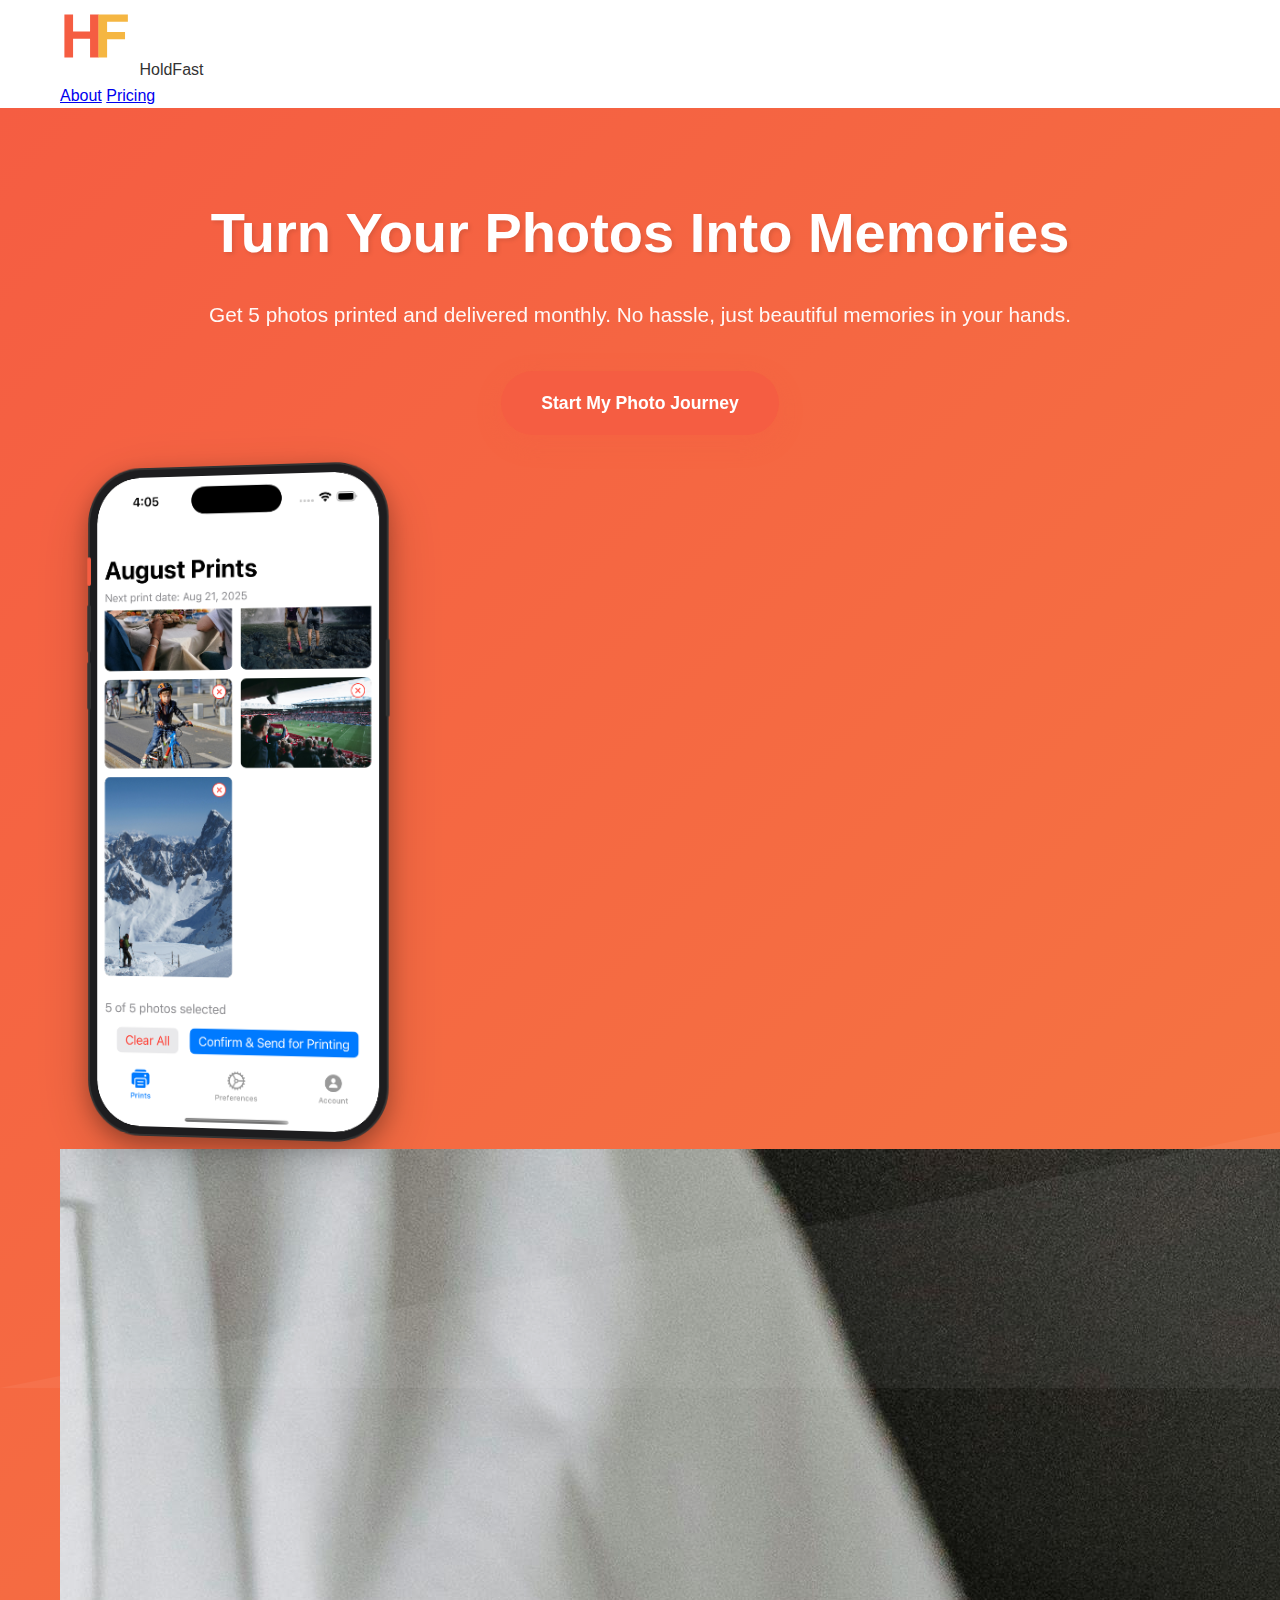
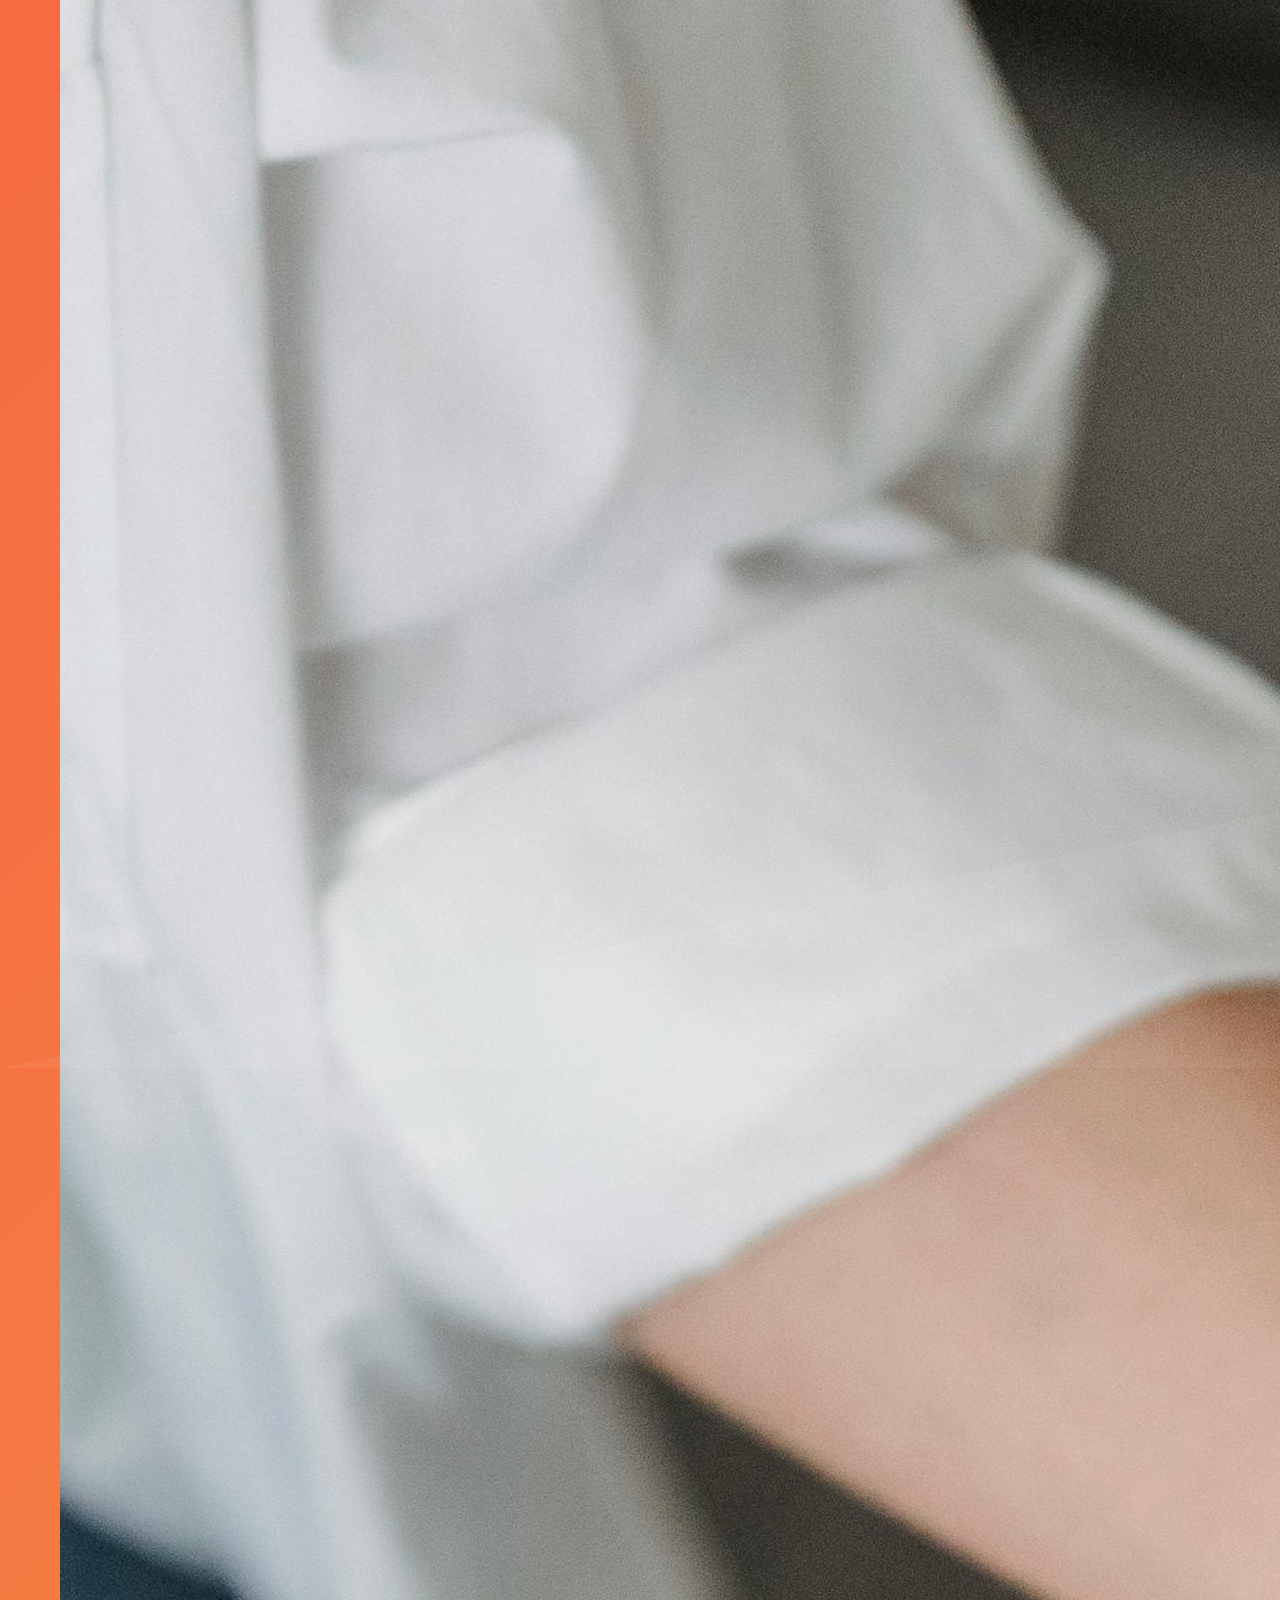
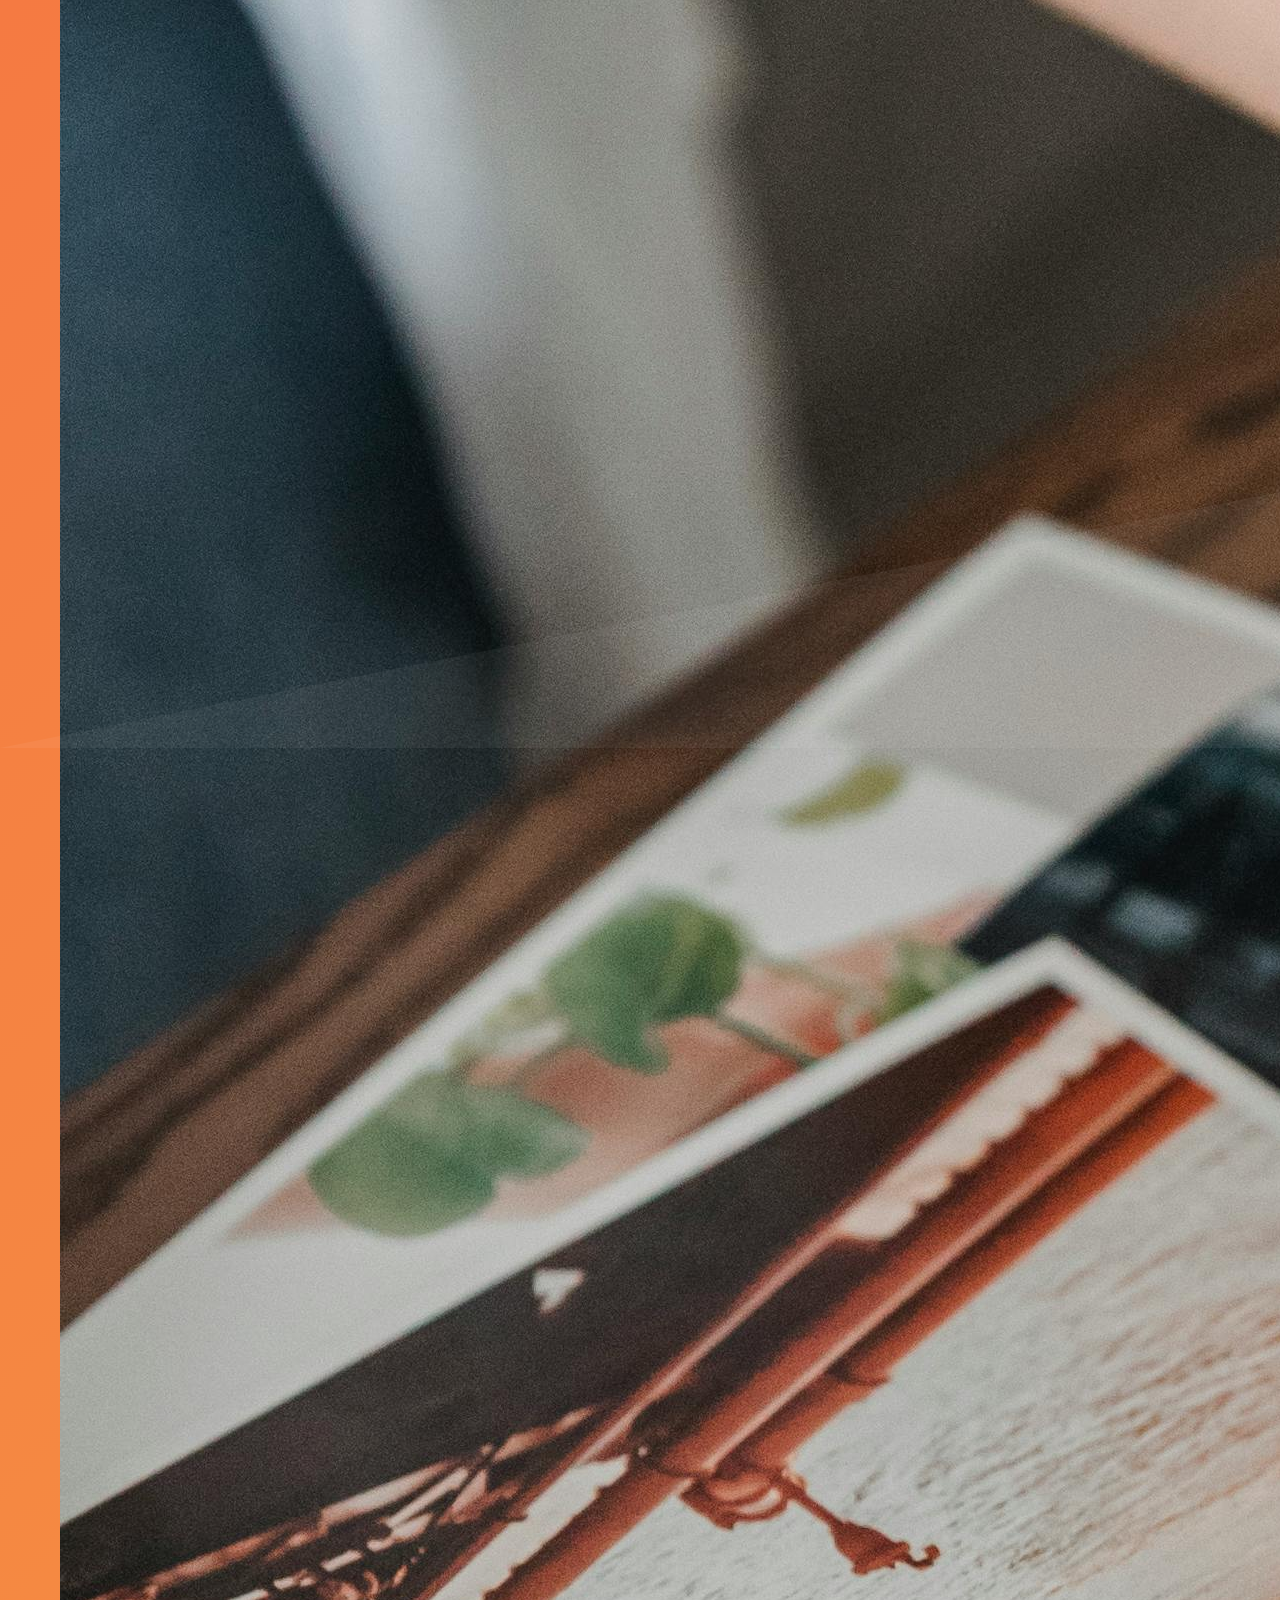
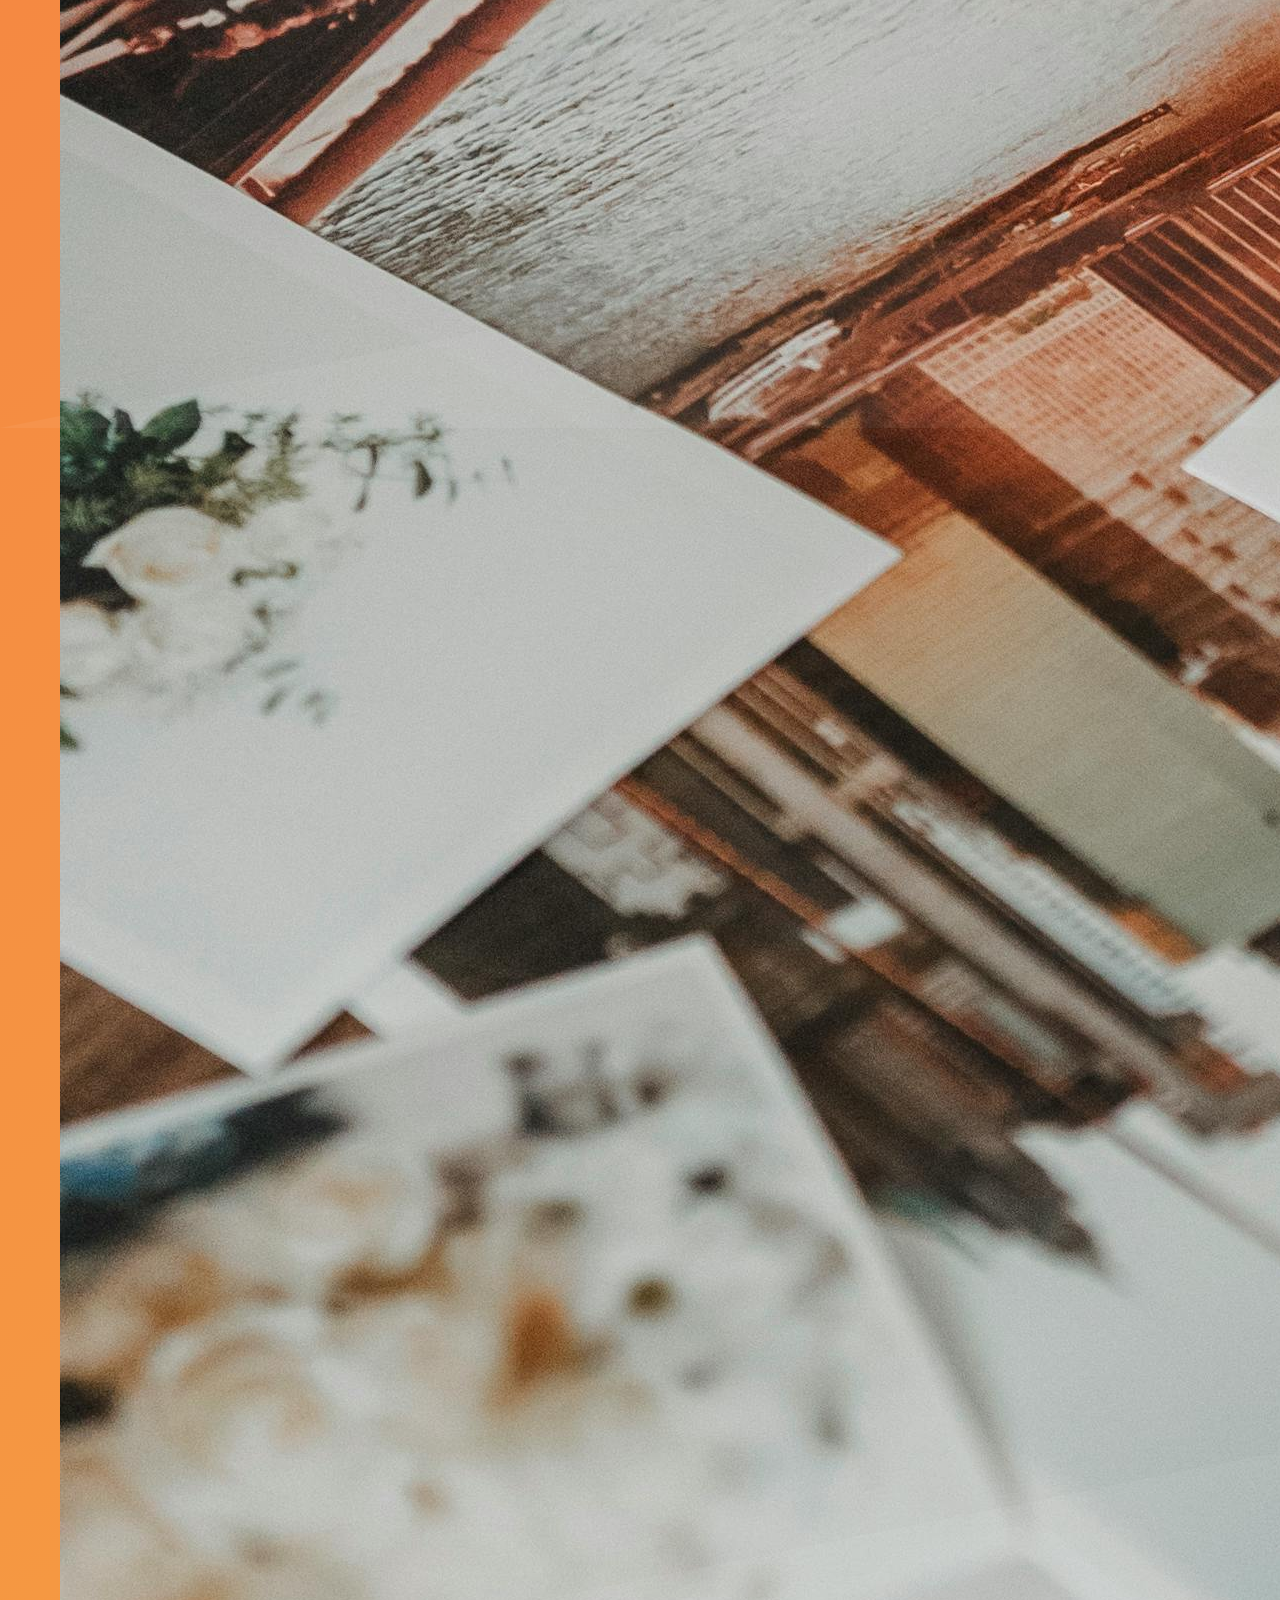
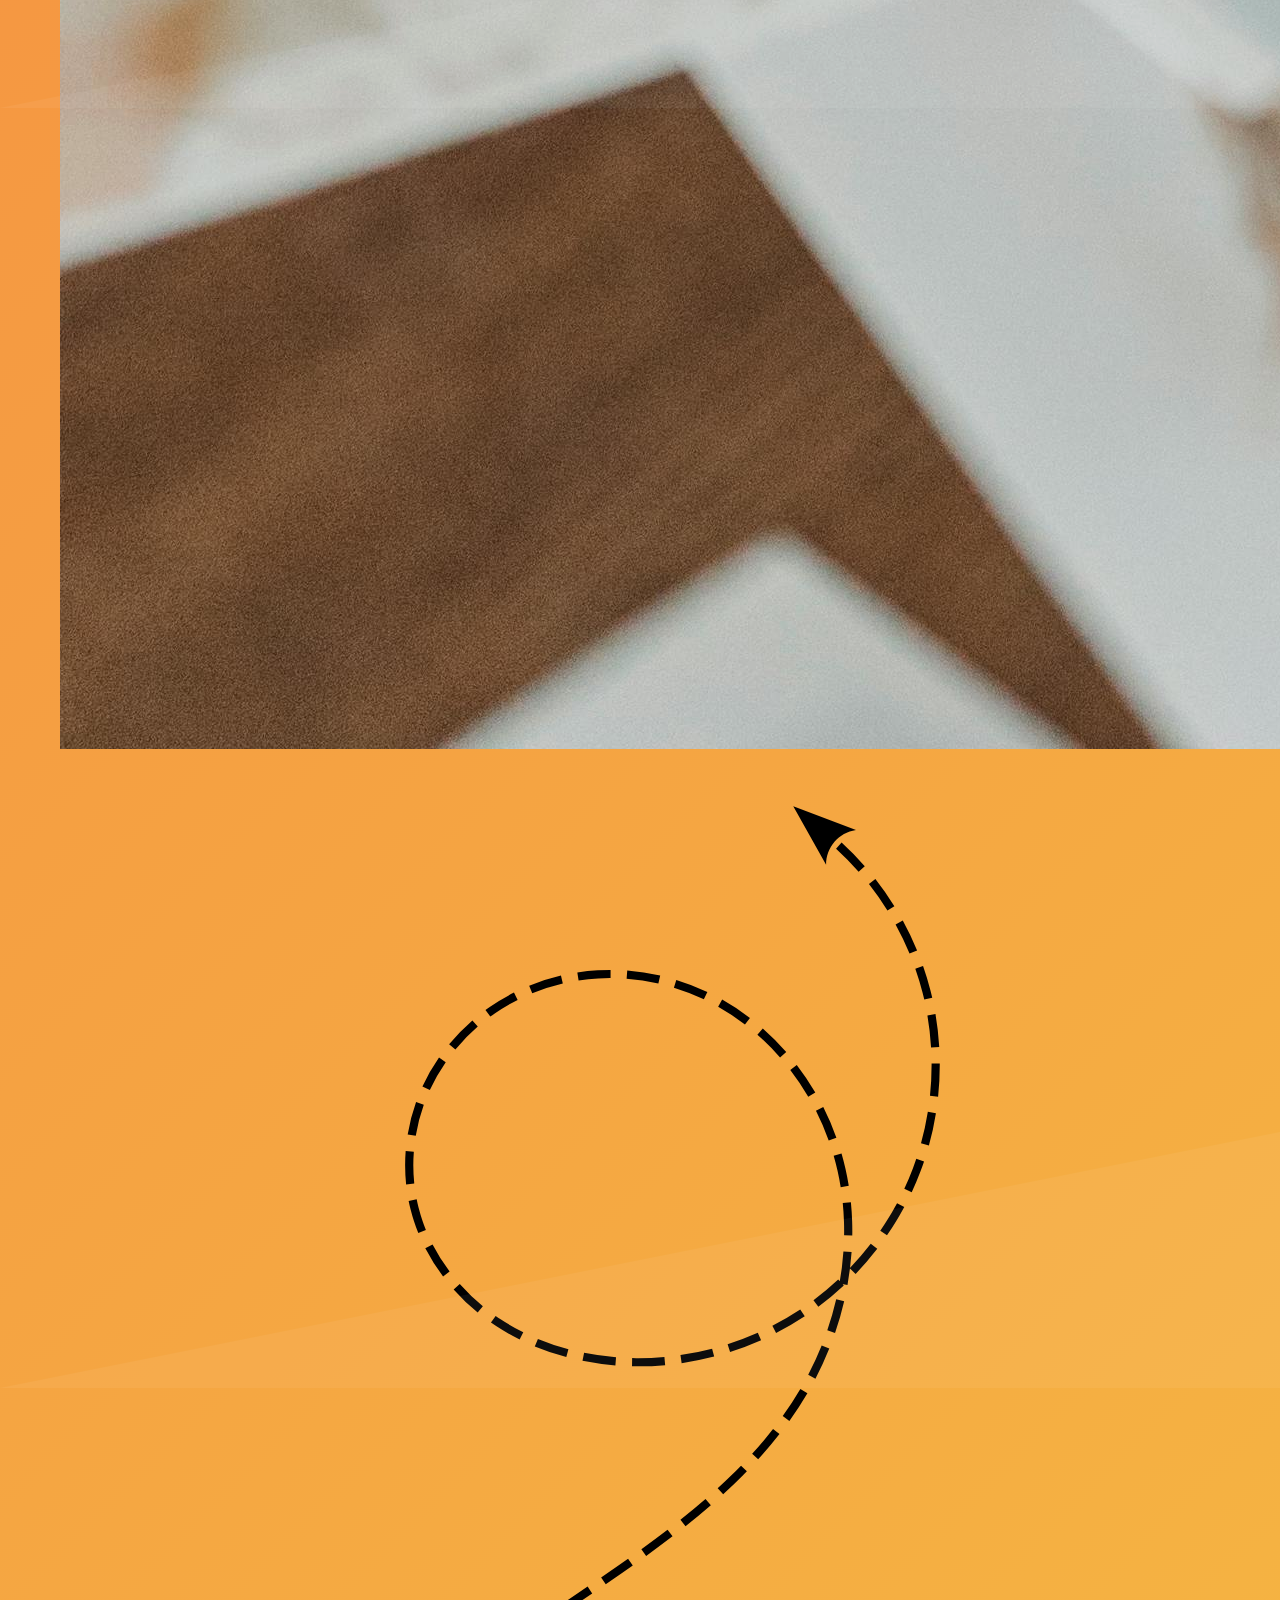
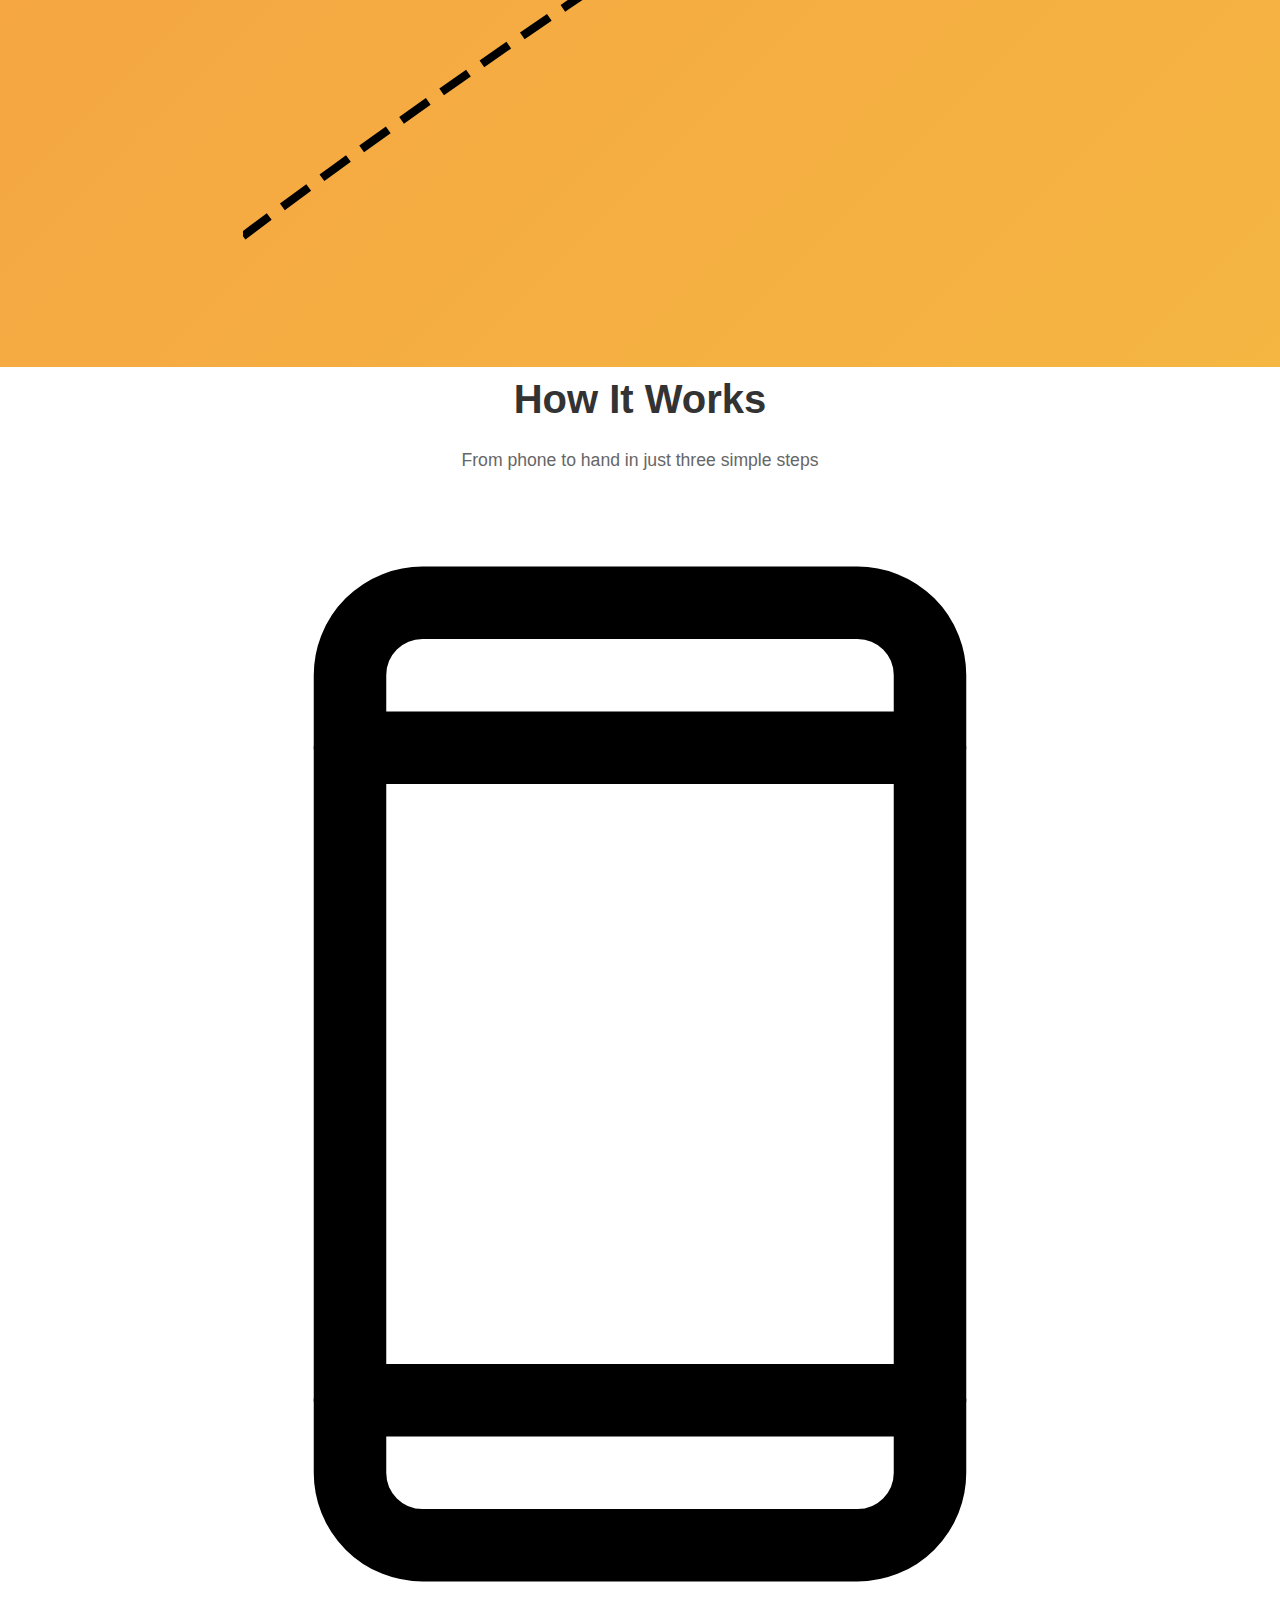
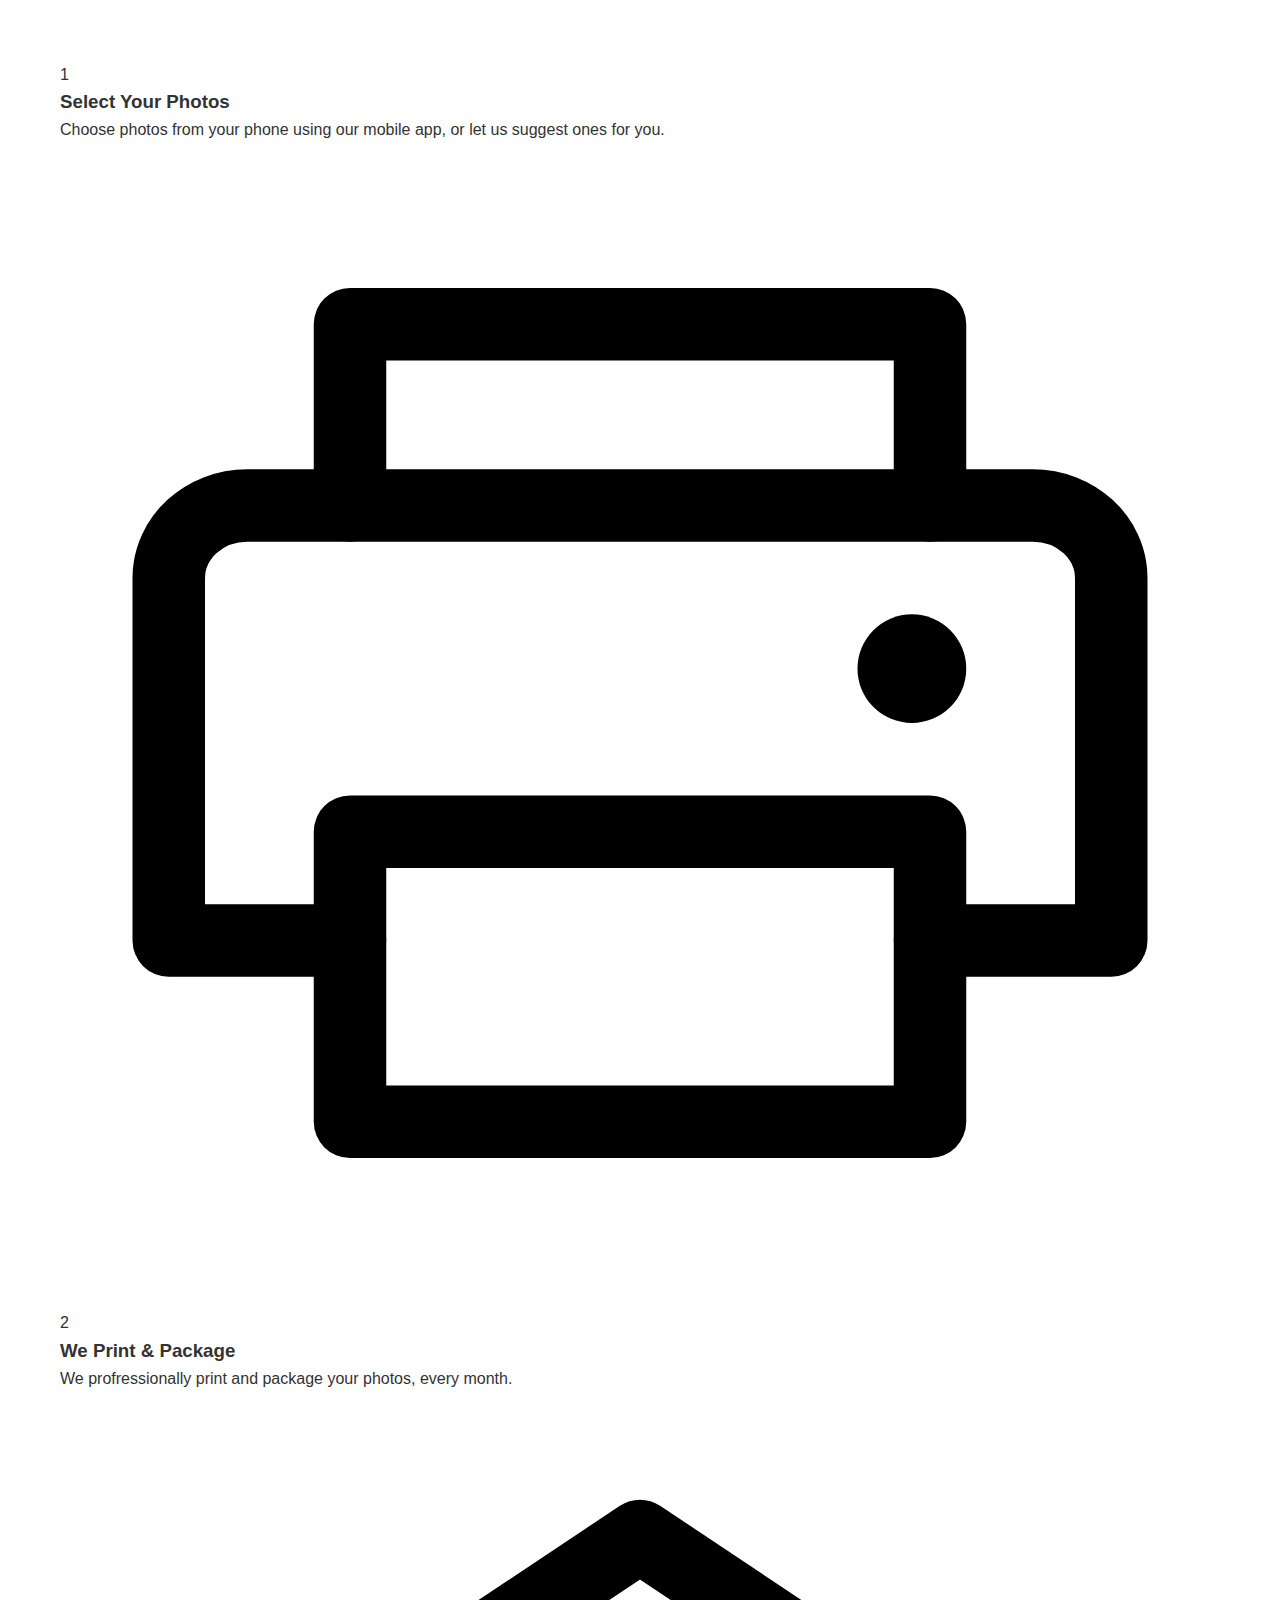
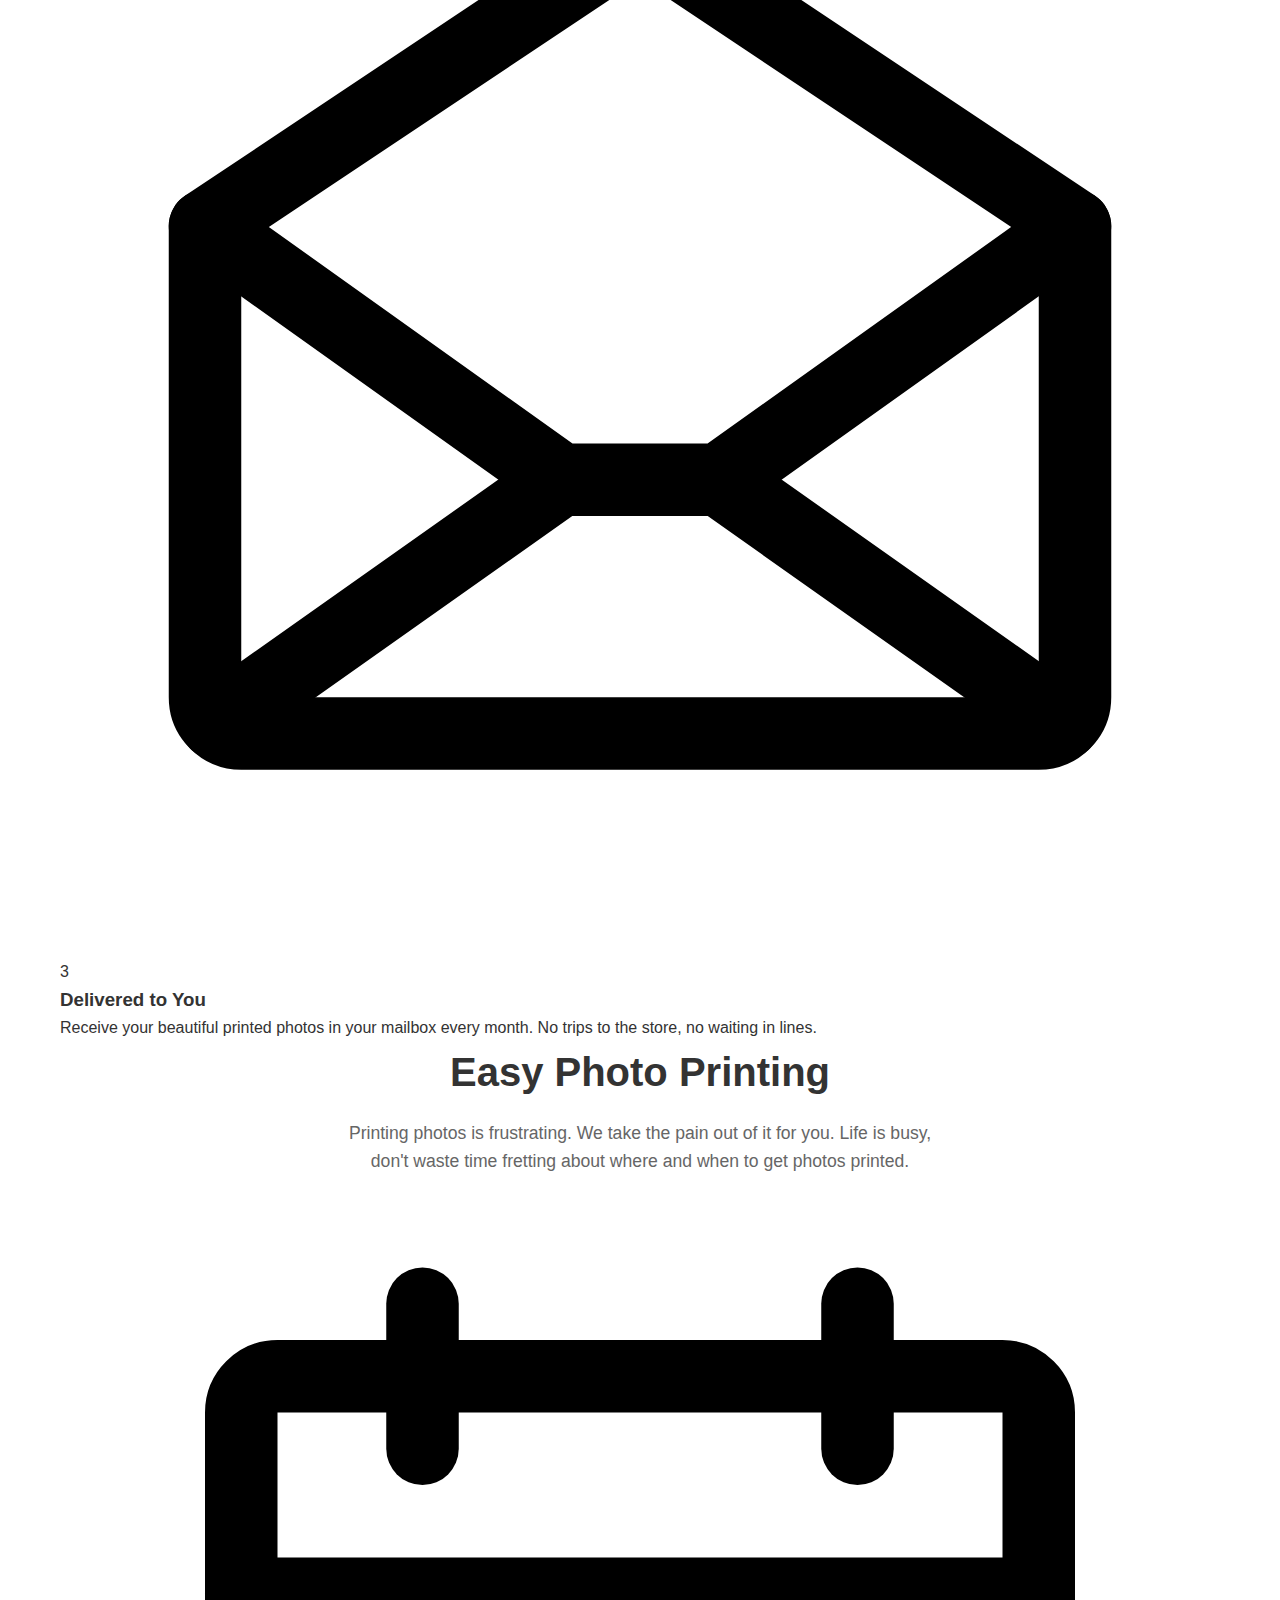
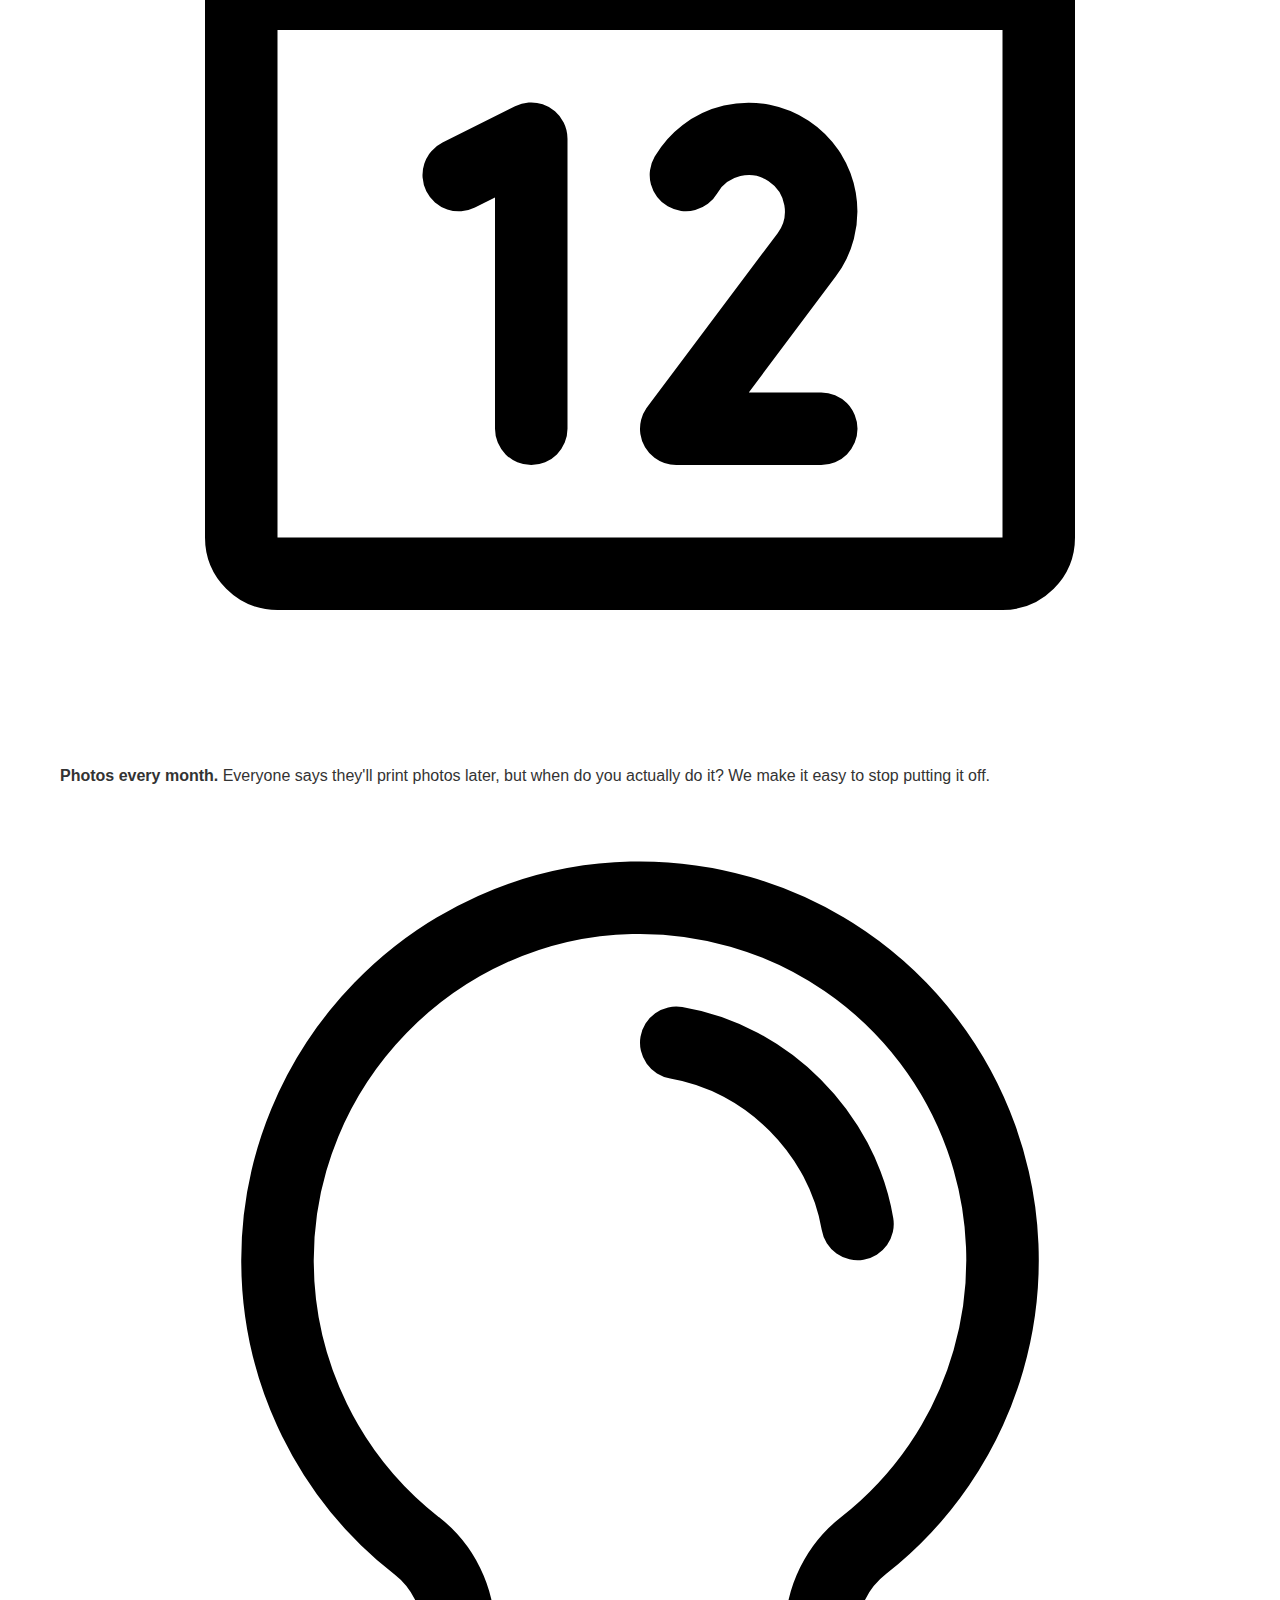
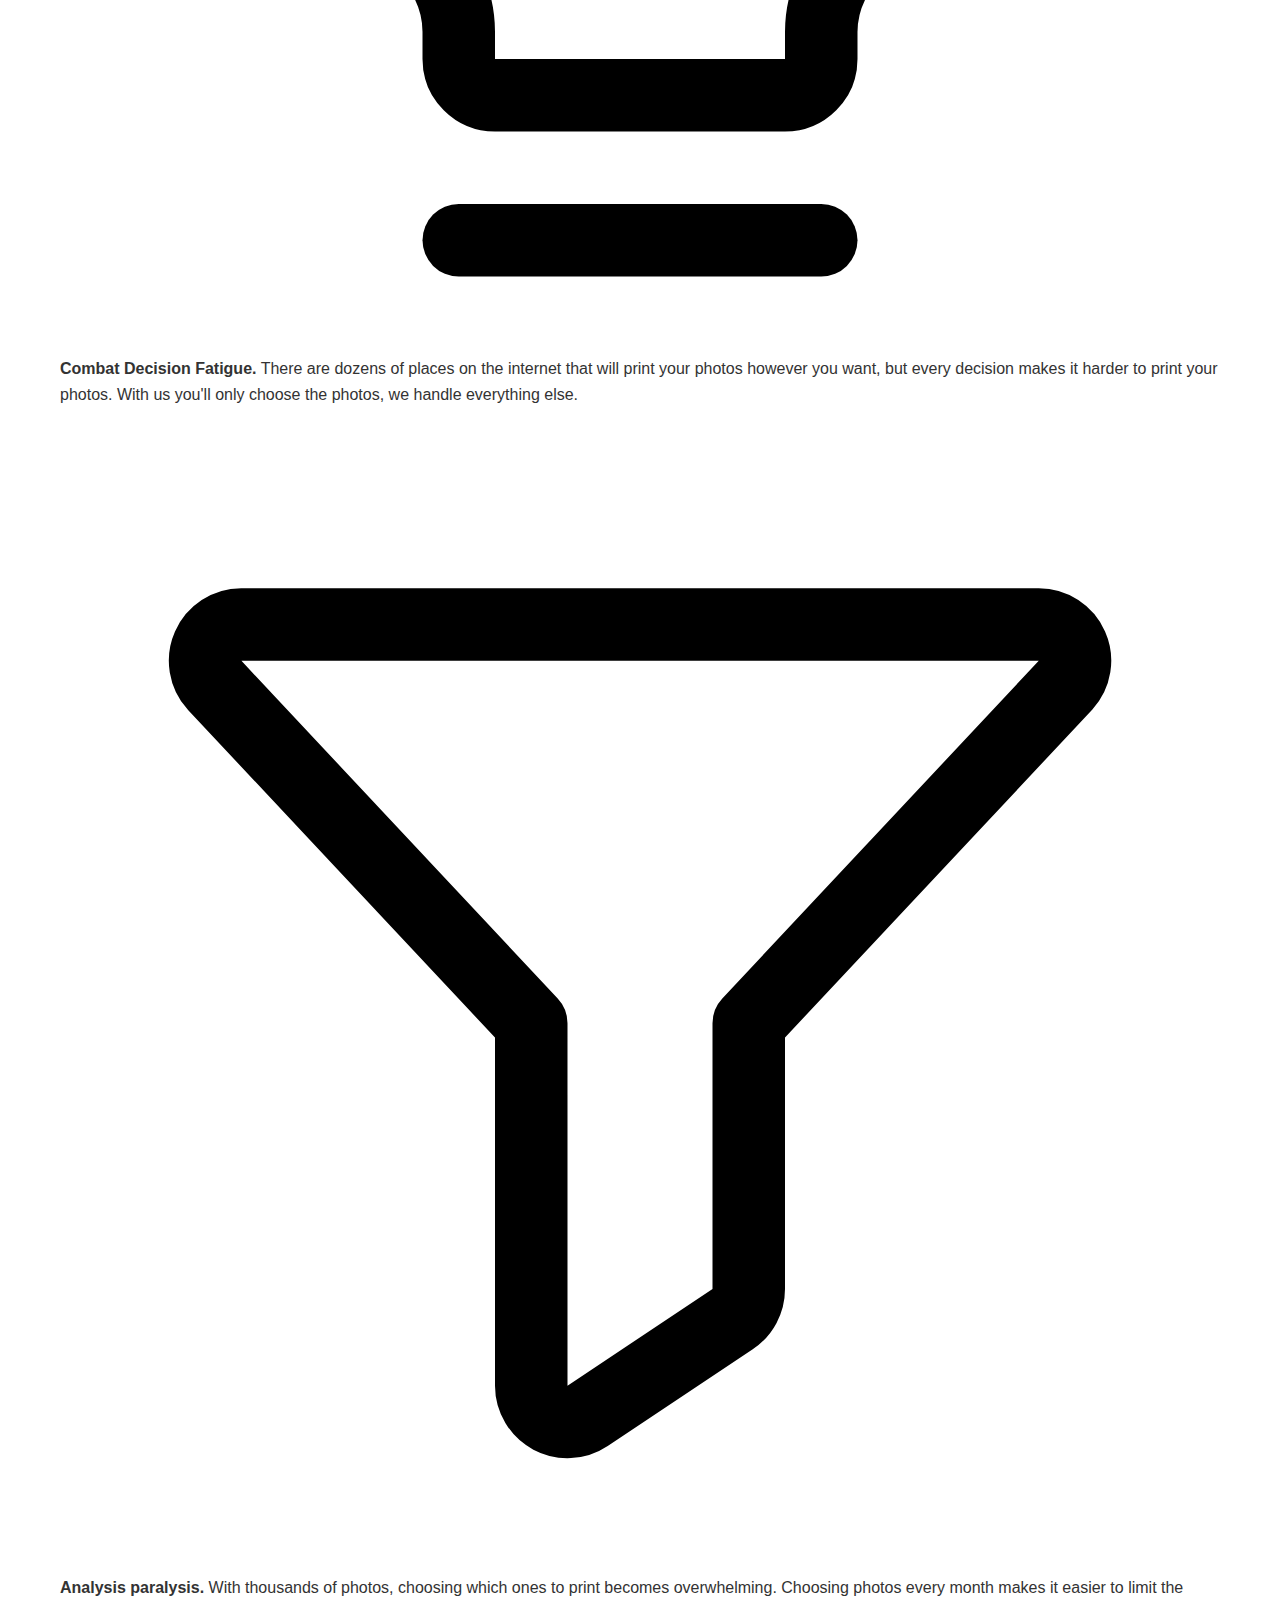
<file: index.html>
<!DOCTYPE html>
<html lang="en">
<head>
    <meta charset="UTF-8">
    <meta name="viewport" content="width=device-width, initial-scale=1.0">
    <title>HoldFast - Turn Your Snapshots Into Real Memories</title>
    <link rel="stylesheet" href="styles.css">
</head>
<body>
    <!-- Navigation -->
    <nav class="navbar">
        <div class="container">
            <div class="nav-brand">
                <img src="icon.svg" alt="HoldFast" class="nav-logo">
                <span class="nav-title">HoldFast</span>
            </div>
            <div class="nav-links">
                <a href="about.html" class="nav-link">About</a>
                <a href="#pricing" class="nav-link">Pricing</a>
            </div>
        </div>
    </nav>

    <!-- Hero Section -->
    <section class="hero">
        <div class="container">
            <div class="hero-layout">
                <div class="hero-content">
                    <h1>Turn Your Photos Into Memories</h1>
                    <p>Get 5 photos printed and delivered monthly. No hassle, just beautiful memories in your hands.</p>
                    <a href="#cta" class="cta-primary">Start My Photo Journey</a>
                </div>
                <div class="hero-visual">
                    <div class="iphone-container">
                        <div class="iphone">
                            <!-- Hardware buttons -->
                            <div class="power-button"></div>
                            <div class="volume-up"></div>
                            <div class="volume-down"></div>
                            <div class="action-button"></div>
                            <!-- Screen -->
                            <div class="screen-container">
                                <div class="screen">
                                    <img src="screenshot.png" alt="App Screenshot" class="screenshot">
                                </div>
                                <div class="home-indicator"></div>
                            </div>
                        </div>
                    </div>
                    <div class="photo-array">
                        <img src="photo_array.jpg" alt="Array of printed photos" class="photo-grid-image">
                        <img src="arrow-loop.svg" alt="Array of printed photos" class="photo-grid-arrow">
                    </div>
                </div>
            </div>
        </div>
    </section>

    <!-- How It Works Section -->
    <section class="how-it-works">
        <div class="container">
            <div class="section-header">
                <h2>How It Works</h2>
                <p>From phone to hand in just three simple steps</p>
            </div>
            <div class="steps-grid">
                <div class="step">
                    <div class="step-visual">
                        <object data="icons/device-mobile.svg" type="image/svg+xml" class="step-icon" aria-label="Mobile Device"></object>
                        <div class="step-number">1</div>
                    </div>
                    <h3>Select Your Photos</h3>
                    <p>Choose photos from your phone using our mobile app, or let us suggest ones for you.</p>
                </div>
                
                <div class="step-arrow">
                    <div class="css-arrow"></div>
                </div>
                
                <div class="step">
                    <div class="step-visual">
                        <object data="icons/printer.svg" type="image/svg+xml" class="step-icon" aria-label="Printer"></object>
                        <div class="step-number">2</div>
                    </div>
                    <h3>We Print & Package</h3>
                    <p>We profressionally print and package your photos, every month.</p>
                </div>
                
                <div class="step-arrow">
                    <div class="css-arrow"></div>
                </div>
                
                <div class="step">
                    <div class="step-visual">
                        <object data="icons/envelope-open.svg" type="image/svg+xml" class="step-icon" aria-label="Open Envelope"></object>
                        <div class="step-number">3</div>
                    </div>
                    <h3>Delivered to You</h3>
                    <p>Receive your beautiful printed photos in your mailbox every month. No trips to the store, no waiting in lines.</p>
                </div>
            </div>
        </div>
    </section>

    <!-- Problem & Solution Section -->
    <section class="problem-solution">
        <div class="container">
            <div class="section-header">
                <h2>Easy Photo Printing</h2>
                <p>Printing photos is frustrating. We take the pain out of it for you. Life is busy, don't waste time fretting about where and when to get photos printed.</p>
            </div>
            <div class="problem-solution-list">
                    <div class="solution-item">
                        <object data="icons/calendar.svg" type="image/svg+xml" class="solution-icon" aria-label="Calendar"></object>
                        <div class="solution-content">
                            <strong>Photos every month.</strong> Everyone says they'll print photos later, but when do you actually do it? We make it easy to stop putting it off.
                        </div>
                </div>

                    <div class="solution-item">
                        <object data="icons/lightbulb.svg" type="image/svg+xml" class="solution-icon" aria-label="Lightbulb"></object>
                        <div class="solution-content">
                          <strong>Combat Decision Fatigue.</strong> There are dozens of places on the internet that will print your photos however you want, but every decision makes it harder to print your photos. With us you'll only choose the photos, we handle everything else.
                        </div>
                    </div>

                    <div class="solution-item">
                        <object data="icons/funnel.svg" type="image/svg+xml" class="solution-icon" aria-label="Funnel"></object>
                        <div class="solution-content">
                            <strong>Analysis paralysis.</strong> With thousands of photos, choosing which ones to print becomes overwhelming. Choosing photos every month makes it easier to limit the choices.
                        </div>
                    </div>
                </div>
        </div>
    </section>

    <!-- Social Proof Section -->
    <section class="social-proof">
        <div class="container">
            <div class="section-header">
                <h2>Printed Photos Make a Difference</h2>
                <p>Join millions who've discovered the joy of tangible memories</p>
            </div>
            <div class="testimonials">
                <div class="testimonial">
                    <div class="testimonial-text">"A photograph doesn’t feel real until it is a tangible physical object I can hold in my hand."</div>
                    <div class="testimonial-author">- Stephen Johnson</div>
                </div>
                <div class="testimonial">
                    <div class="testimonial-text">"When you make prints you deepen your relationship with your images.”</div>
                    <div class="testimonial-author">- John Paul Caponigro</div>
                </div>
                <div class="testimonial">
                    <div class="testimonial-text">"Viewing a print encourages the viewer to travel into the frame imagining the experience of being in that place.”</div>
                    <div class="testimonial-author">- Seth Resnick</div>
                </div>
            </div>
        </div>
    </section>

    <!-- Features Section -->
    <section class="features">
        <div class="container">
            <div class="section-header">
                <h2>Simple, Easy, Affordable</h2>
                <p>Everything you need to turn digital memories into physical treasures</p>
            </div>
            <div class="features-grid">
                <div class="feature">
                    <object data="icons/magic-wand.svg" type="image/svg+xml" class="feature-icon" aria-label="Magic Wand"></object>
                    <h3>Smart Photo Selection</h3>
                    <p>Our smart algorithm analyzes your photos for quality, uniqueness, and emotional value to suggest the best prints each month.</p>
                </div>
                <div class="feature">
                    <object data="icons/sliders.svg" type="image/svg+xml" class="feature-icon" aria-label="Sliders"></object>
                    <h3>Full Control</h3>
                    <p>Don't like the suggestions? No problem. Browse and select any 5 photos from your gallery with just a few taps.</p>
                </div>
                <div class="feature">
                    <object data="icons/certificate.svg" type="image/svg+xml" class="feature-icon" aria-label="Certificate"></object>
                    <h3>Premium Quality</h3>
                    <p>Professional-grade printing on high-quality paper that will last for decades. Your memories deserve the best.</p>
                </div>
                <div class="feature">
                    <object data="icons/package.svg" type="image/svg+xml" class="feature-icon" aria-label="Package"></object>
                    <h3>Doorstep Delivery</h3>
                    <p>Beautifully packaged prints delivered straight to your mailbox. No trips to the store, no waiting in lines.</p>
                </div>
                <div class="feature">
                    <object data="icons/currency-dollar.svg" type="image/svg+xml" class="feature-icon" aria-label="Dollar"></object>
                    <h3>Transparent Pricing</h3>
                    <p>Just $10/month for 5 premium prints, shipping included. Cancel anytime, no long-term commitments required.</p>
                </div>
                <div class="feature">
                    <object data="icons/device-mobile.svg" type="image/svg+xml" class="feature-icon" aria-label="Mobile Device"></object>
                    <h3>Mobile App </h3>
                    <p>Use our mobile app to select your prints. Edit your selection until the printing date.</p>
                </div>
            </div>
        </div>
    </section>

    <!-- CTA Section -->
    <section class="hero" id="cta" style="padding: 60px 0;">
        <div class="container">
            <div class="hero-content">
                <h2 style="font-size: 2.5rem; margin-bottom: 15px; text-align: center;">Ready to Print Your Memories?</h2>
                <p style="margin-bottom: 30px;">Join our waitlist and be the first to turn your digital photos into beautiful keepsakes.</p>
                <a href="#signup" class="cta-secondary">Join the Waitlist - It's Free</a>
                <p style="font-size: 0.9rem; margin-top: 15px; opacity: 0.8; text-align: center;">🎁 Early birds get a discount on their subscription!</p>
            </div>
        </div>
    </section>

    <!-- Pricing Section -->
    <section class="pricing" id="pricing">
        <div class="container">
            <div class="section-header">
                <h2>Simple, Transparent Pricing</h2>
                <p>Choose the plan that fits your photo printing needs</p>
            </div>
            <div class="billing-toggle">
                <span class="billing-label">Monthly</span>
                <label class="toggle-switch">
                    <input type="checkbox" id="billing-toggle">
                    <span class="slider"></span>
                </label>
                <span class="billing-label">Annual <span class="discount-badge">Save 20%</span></span>
            </div>
            <div class="pricing-grid">
                <div class="pricing-card">
                    <div class="plan-header">
                        <h3>Essential</h3>
                        <div class="price-display">
                            <span class="currency">$</span>
                            <span class="price monthly-price">10</span>
                            <span class="price annual-price">8</span>
                            <span class="period monthly-period">/month</span>
                            <span class="period annual-period">/month</span>
                        </div>
                        <p class="price-note annual-note">Billed annually at $96</p>
                    </div>
                    <div class="plan-features">
                        <div class="feature-highlight">
                            <strong>5 premium prints</strong> delivered monthly
                        </div>
                        <ul class="feature-list">
                            <li>Professional-grade printing</li>
                            <li>4"x6" standard size</li>
                            <li>Smart photo selection</li>
                            <li>Full control over choices</li>
                            <li>Free shipping included</li>
                            <li>Cancel anytime</li>
                        </ul>
                    </div>
                    <a href="#signup" class="cta-secondary plan-cta">Join Waitlist</a>
                </div>
                <div class="pricing-card featured">
                    <div class="popular-badge">Most Popular</div>
                    <div class="plan-header">
                        <h3>Premium</h3>
                        <div class="price-display">
                            <span class="currency">$</span>
                            <span class="price monthly-price">12</span>
                            <span class="price annual-price">10</span>
                            <span class="period monthly-period">/month</span>
                            <span class="period annual-period">/month</span>
                        </div>
                        <p class="price-note annual-note">Billed annually at $120</p>
                    </div>
                    <div class="plan-features">
                        <div class="feature-highlight">
                            <strong>10 premium prints</strong> delivered monthly
                        </div>
                        <ul class="feature-list">
                            <li>Professional-grade printing</li>
                            <li>4"x6" standard size</li>
                            <li>Smart photo selection</li>
                            <li>Full control over choices</li>
                            <li>Free shipping included</li>
                            <li>Priority customer support</li>
                            <li>Cancel anytime</li>
                        </ul>
                    </div>
                    <a href="#signup" class="cta-primary plan-cta">Join Waitlist</a>
                </div>
            </div>
        </div>
    </section>

    <!-- FAQ Section -->
    <section class="faq">
        <div class="container">
            <div class="section-header">
                <h2>Frequently Asked Questions</h2>
                <p>Everything you need to know about HoldFast Photos</p>
            </div>
            <div class="faq-list">
                <div class="faq-item">
                  <div class="faq-question">How does it work?</div>
                    <div class="faq-answer">Just install our app, select some photos, and hit print. Your photos will arrive in the mail. You can either select photos yourself, or have the app select the ones we think you'll like the most.</div>
                </div>
                <div class="faq-item">
                    <div class="faq-question">What if I don't like the automatic choices?</div>
                    <div class="faq-answer">No worries! You can always review the suggestions and swap any photos with your own picks. You have complete control over what gets printed.</div>
                </div>
                <div class="faq-item">
                    <div class="faq-question">What's the print quality like?</div>
                    <div class="faq-answer">We use professional-grade printing on premium photo paper (4"x6" standard size). The prints are designed to last decades without fading and rival what you'd get at high-end photo labs.</div>
                </div>
                <div class="faq-item">
                    <div class="faq-question">Can I skip a month or cancel anytime?</div>
                    <div class="faq-answer">Absolutely! You can pause your subscription anytime or cancel with no penalties. We want this to be a joy, not a burden.</div>
                </div>
                <div class="faq-item">
                    <div class="faq-question">Do you store my photos?</div>
                    <div class="faq-answer">Your privacy is paramount. We temporarily process selected photos for printing, then permanently delete them from our servers. We never store or share your personal photos.</div>
                </div>
                <div class="faq-item">
                    <div class="faq-question">How long does shipping take?</div>
                    <div class="faq-answer">Prints are typically delivered within 5-7 business days within the US. We ship using USPS first-class mail to keep the subscription price down.</div>
                </div>
            </div>
        </div>
    </section>

    <!-- Founder's Note -->
    <section class="founders-note">
        <div class="container">
            <div class="founder-avatar">MD</div>
            <div class="founder-quote">"I created HoldFast to make it easier to hold memories in your hand. I take pictures almost everywhere I go, visting my parents, hiking in the wilderness, or just spending time with my friends, but, but I rarely take the time to look back at those momements. I got tired of letting those memories fade away and started making an effort to print out my favorite ones, and now I get to remember those moments anytime I see them on the wall. This process was annoying, sifting through a year of photos was hard, finding a good printer was hard. Each of these steps added friction that doesn't need to be there. That's why I made HoldFast, so I could just focus on the precious moments."</div>
            <div class="founder-name">- Maxwell Dergosits, Founder</div>
        </div>
    </section>

    <!-- Final CTA -->
    <section class="hero" style="padding: 60px 0;">
        <div class="container">
            <div class="hero-content">
                <h2 style="font-size: 2rem; margin-bottom: 15px; text-align: center;">Don't Let Your Memories Stay Digital Forever</h2>
                <a href="#signup" class="cta-secondary">Start Printing My Memories</a>
            </div>
        </div>
    </section>

    <script>
        // Simple scroll animations
        const observerOptions = {
            threshold: 0.1,
            rootMargin: '0px 0px -50px 0px'
        };

        const observer = new IntersectionObserver((entries) => {
            entries.forEach(entry => {
                if (entry.isIntersecting) {
                    entry.target.classList.add('fade-in');
                }
            });
        }, observerOptions);

        // Observe elements for animation
        document.querySelectorAll('.feature, .testimonial, .faq-item').forEach(el => {
            observer.observe(el);
        });

        // Billing toggle functionality
        const billingToggle = document.getElementById('billing-toggle');
        const pricingSection = document.querySelector('.pricing');
        
        billingToggle.addEventListener('change', function() {
            if (this.checked) {
                pricingSection.classList.add('billing-annual');
            } else {
                pricingSection.classList.remove('billing-annual');
            }
        });

        // CTA button clicks - show email modal
        document.querySelectorAll('.cta-primary, .cta-secondary').forEach(button => {
            button.addEventListener('click', (e) => {
                e.preventDefault();
                showEmailModal();
            });
        });

        // Email modal functionality
        function showEmailModal() {
            document.getElementById('emailModal').style.display = 'flex';
            document.body.style.overflow = 'hidden';
        }

        function hideEmailModal() {
            document.getElementById('emailModal').style.display = 'none';
            document.body.style.overflow = 'auto';
        }

        // Close modal when clicking outside
        document.addEventListener('click', (e) => {
            if (e.target.id === 'emailModal') {
                hideEmailModal();
            }
        });

        // Handle form submission using event delegation
        document.addEventListener('submit', async (e) => {
            if (e.target.id === 'waitlistForm') {
                e.preventDefault();
                const email = document.getElementById('emailInput').value;
                const submitButton = document.querySelector('#waitlistForm button[type="submit"]');
                
                // Show loading state
                submitButton.disabled = true;
                submitButton.textContent = 'Joining...';
                
                try {
                    // Make API call to getwaitlist.com
                    const response = await fetch('https://api.getwaitlist.com/api/v1/signup', {
                        method: 'POST',
                        headers: {
                            'Content-Type': 'application/json',
                        },
                        body: JSON.stringify({
                            email: email,
                            waitlist_id: 30579
                        })
                    });
                    
                    if (response.ok) {
                        // Success - show success message
                        document.querySelector('.modal-content').innerHTML = `
                            <h2>🎉 You're on the list!</h2>
                            <p>Thanks for joining our waitlist! We'll send you updates about HoldFast and let you know when we launch.</p>
                            <button onclick="hideEmailModal()" class="cta-primary" style="margin-top: 20px;">Close</button>
                        `;
                    } else {
                        // Handle API error
                        throw new Error('Failed to join waitlist');
                    }
                } catch (error) {
                    console.error('Waitlist signup error:', error);
                    // Show error message
                    document.querySelector('.modal-content').innerHTML = `
                        <h2>Something went wrong</h2>
                        <p>We couldn't add you to the waitlist right now. Please try again later or contact us directly.</p>
                        <button onclick="hideEmailModal()" class="cta-primary" style="margin-top: 20px;">Close</button>
                    `;
                }
            }
        });
    </script>

    <!-- Email Signup Modal -->
    <div id="emailModal" class="modal">
        <div class="modal-content">
            <span class="close" onclick="hideEmailModal()">&times;</span>
            <h2>Join the HoldFast Waitlist</h2>
            <p>Be the first to know when we launch and get early bird pricing!</p>
            <form id="waitlistForm" class="waitlist-form">
                <div class="form-group">
                    <label for="emailInput">Email Address</label>
                    <input type="email" id="emailInput" name="email" required placeholder="your@email.com">
                </div>
            </form>
            <p class="privacy-note">We respect your privacy. No spam, just updates about HoldFast.</p>
        </div>
    </div>

    <!-- Footer -->
    <footer class="footer">
        <div class="container">
            <div class="footer-content">
                <p>&copy; 2024 HoldFast. All rights reserved.</p>
                <div class="footer-links">
                    <a href="about.html" class="footer-link">About</a>
                    <a href="privacy-policy.html" class="footer-link">Privacy Policy</a>
                    <a href="terms.html" class="footer-link">Terms & Conditions</a>
                    <a href="cookies.html" class="footer-link">Cookies</a>
                </div>
            </div>
        </div>
    </footer>
</body>
    <script defer src="https://cloud.umami.is/script.js" data-website-id="0c77efcf-1292-4780-86e6-07d08c8ccd40"></script>
</html>
</file>
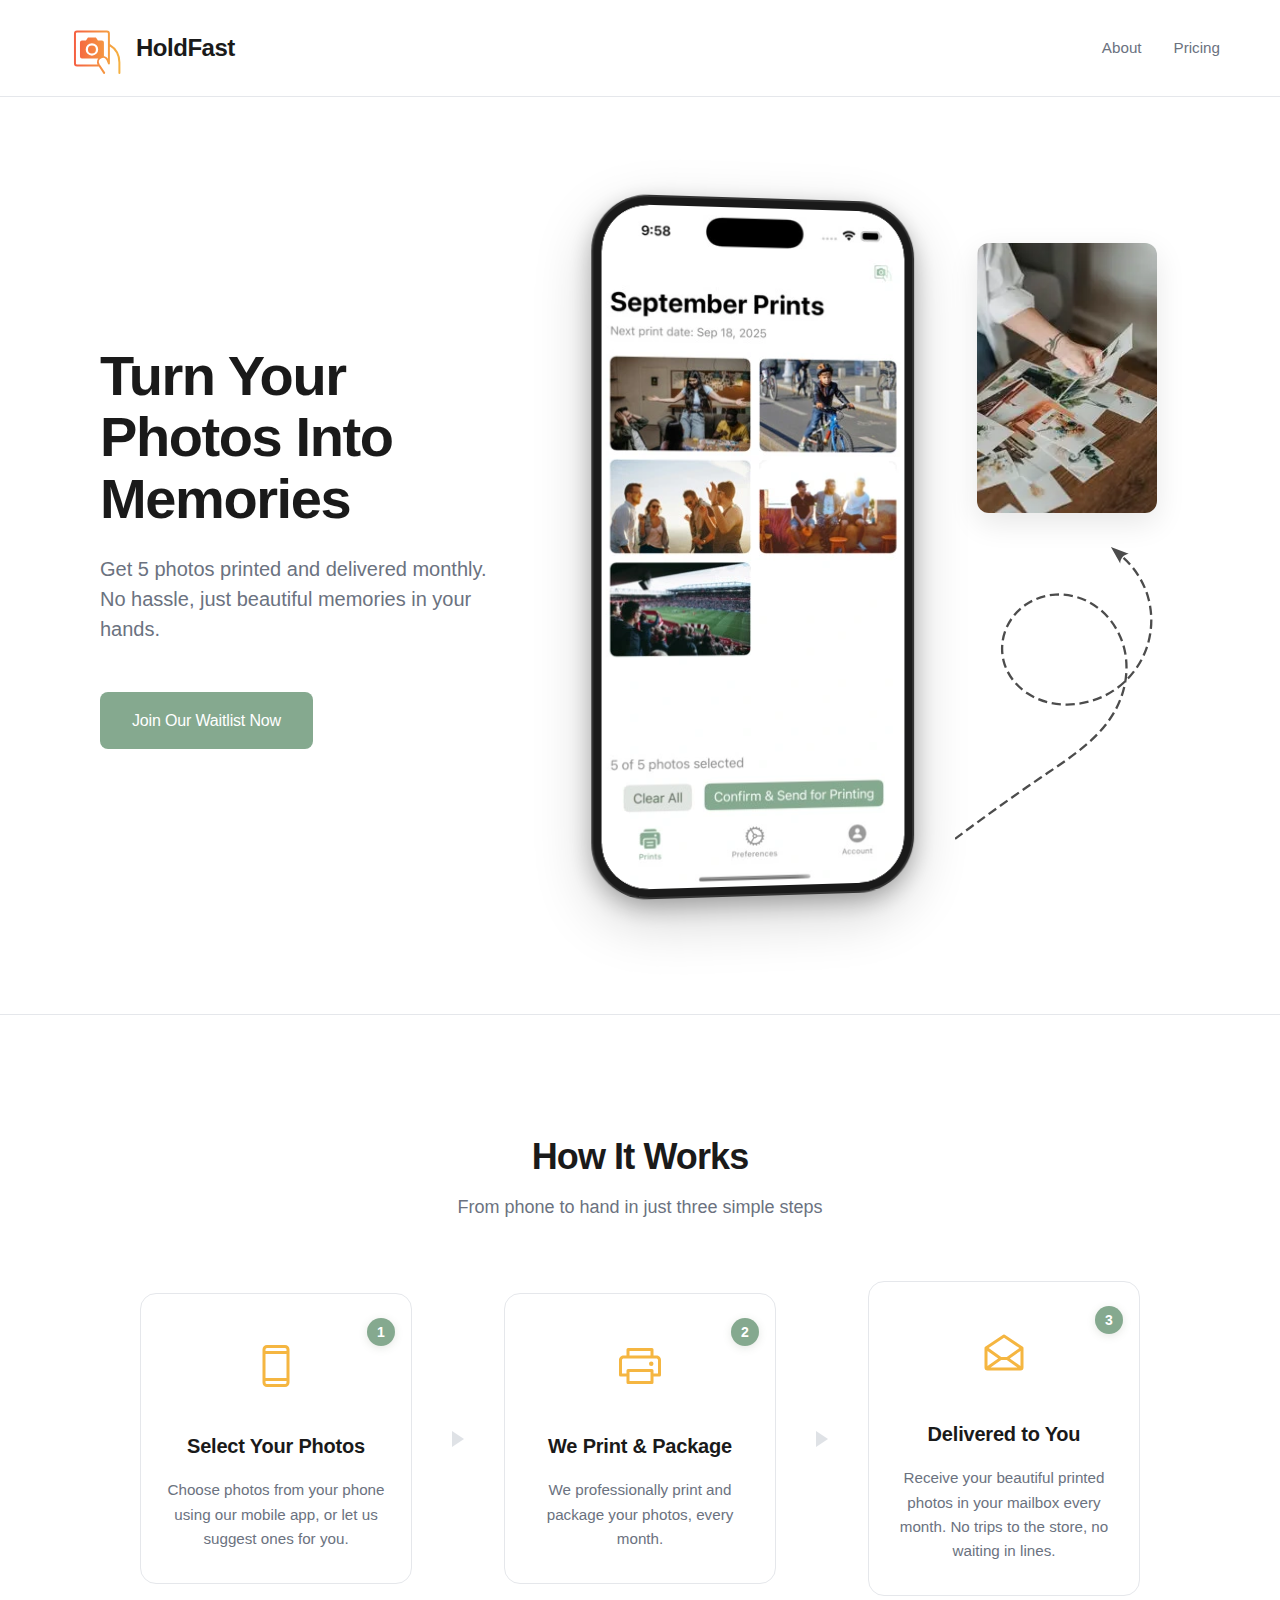
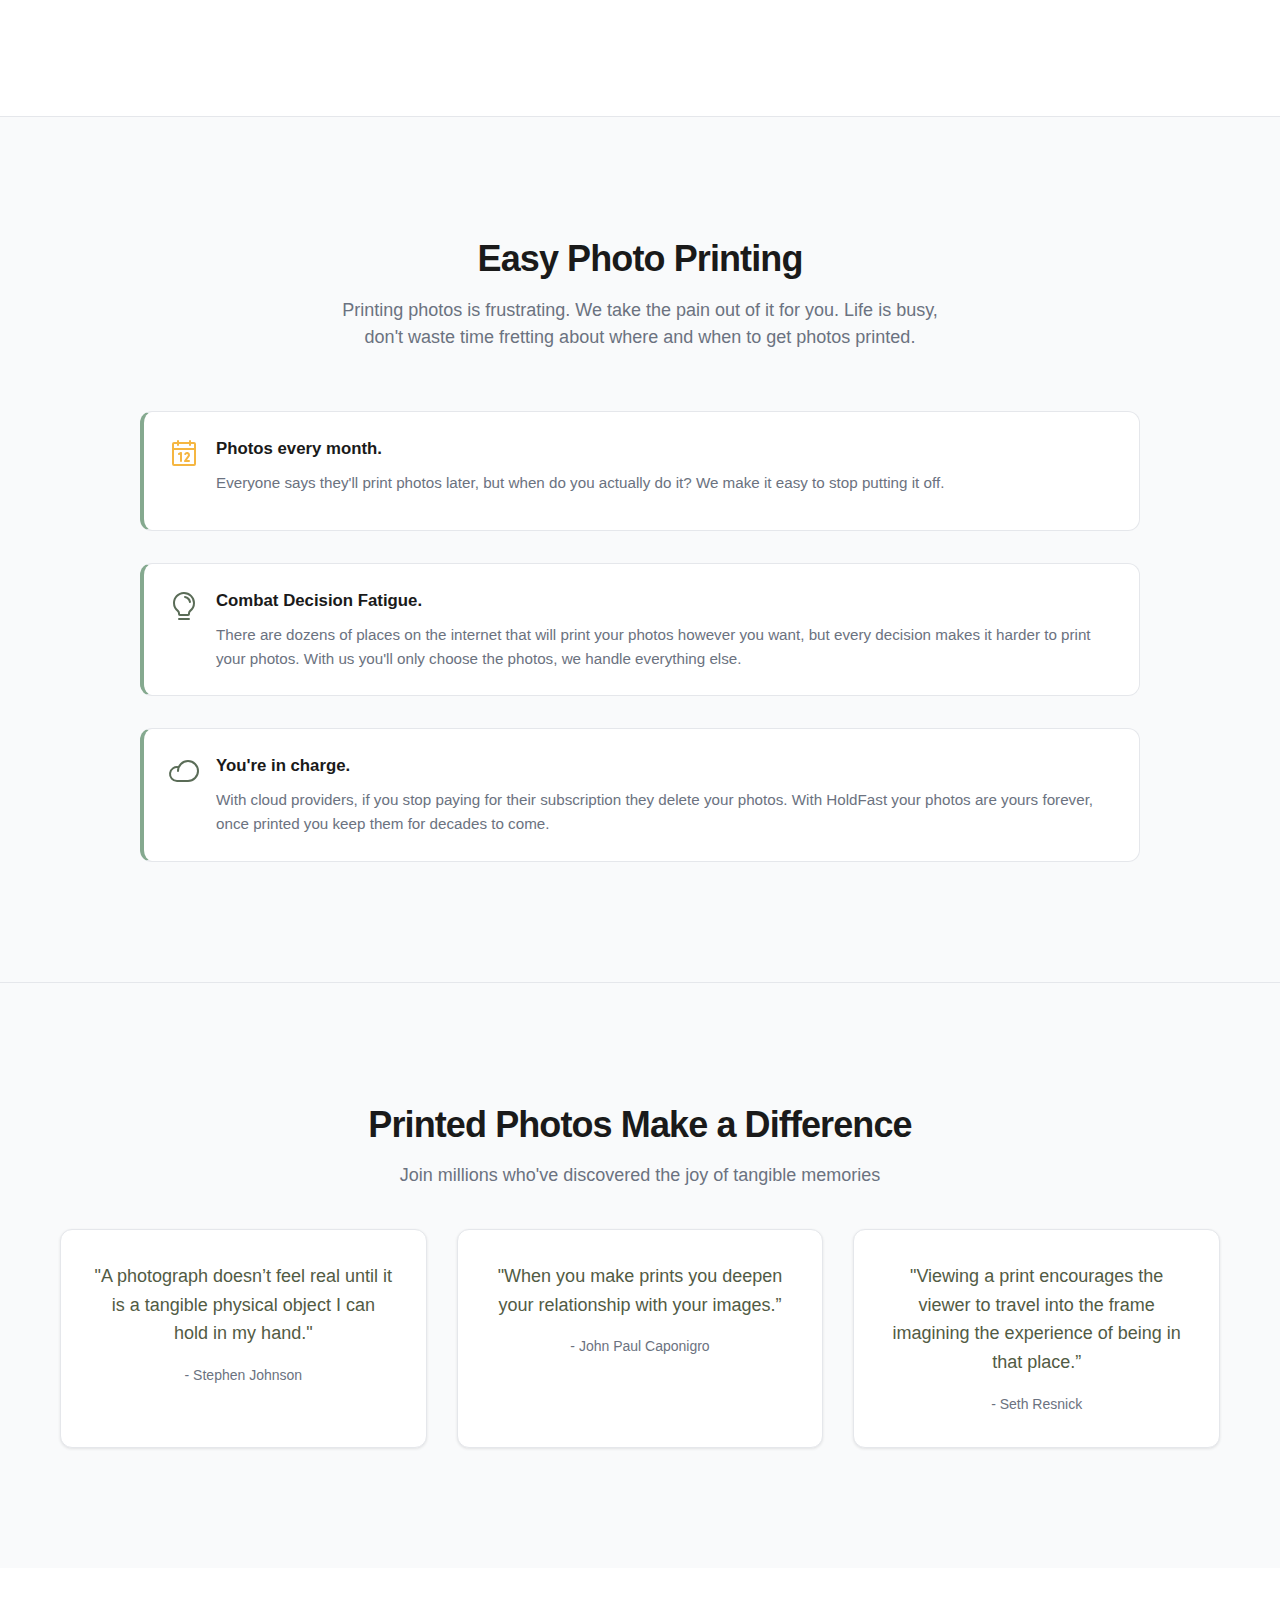
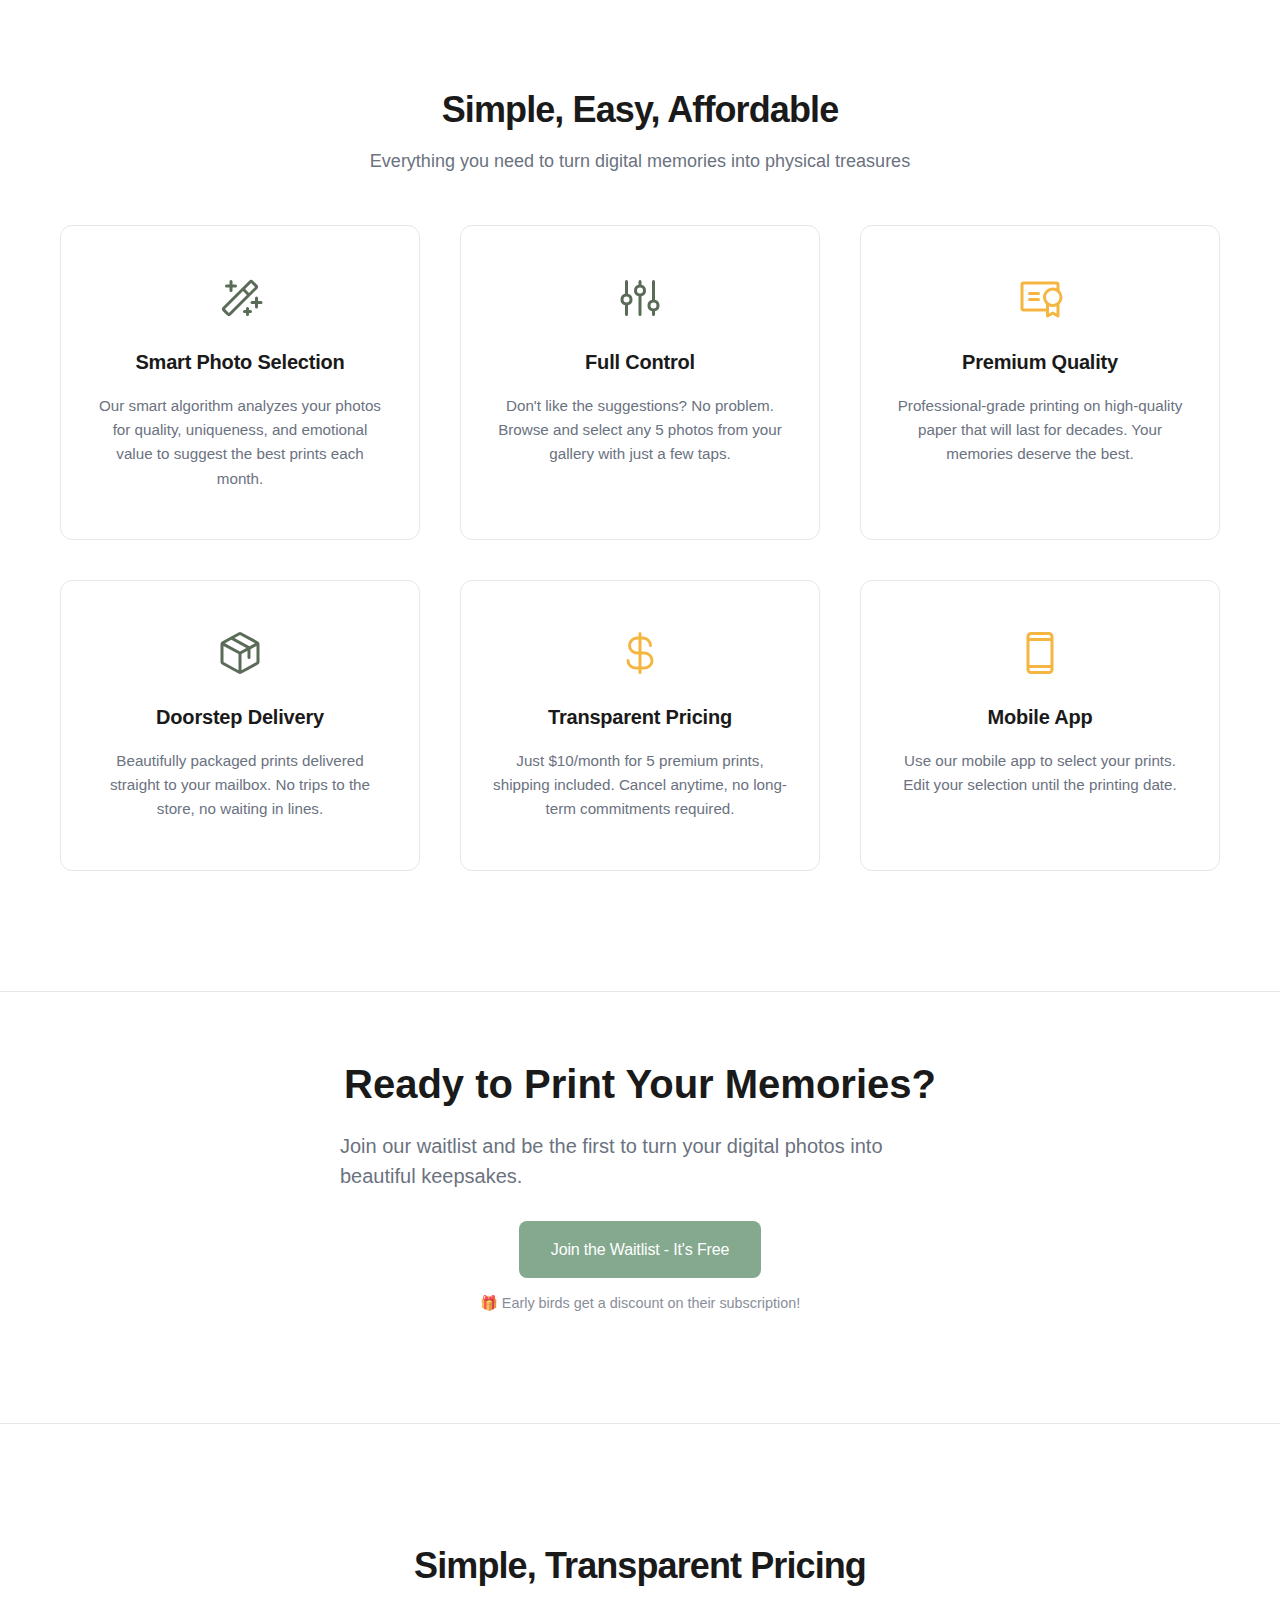
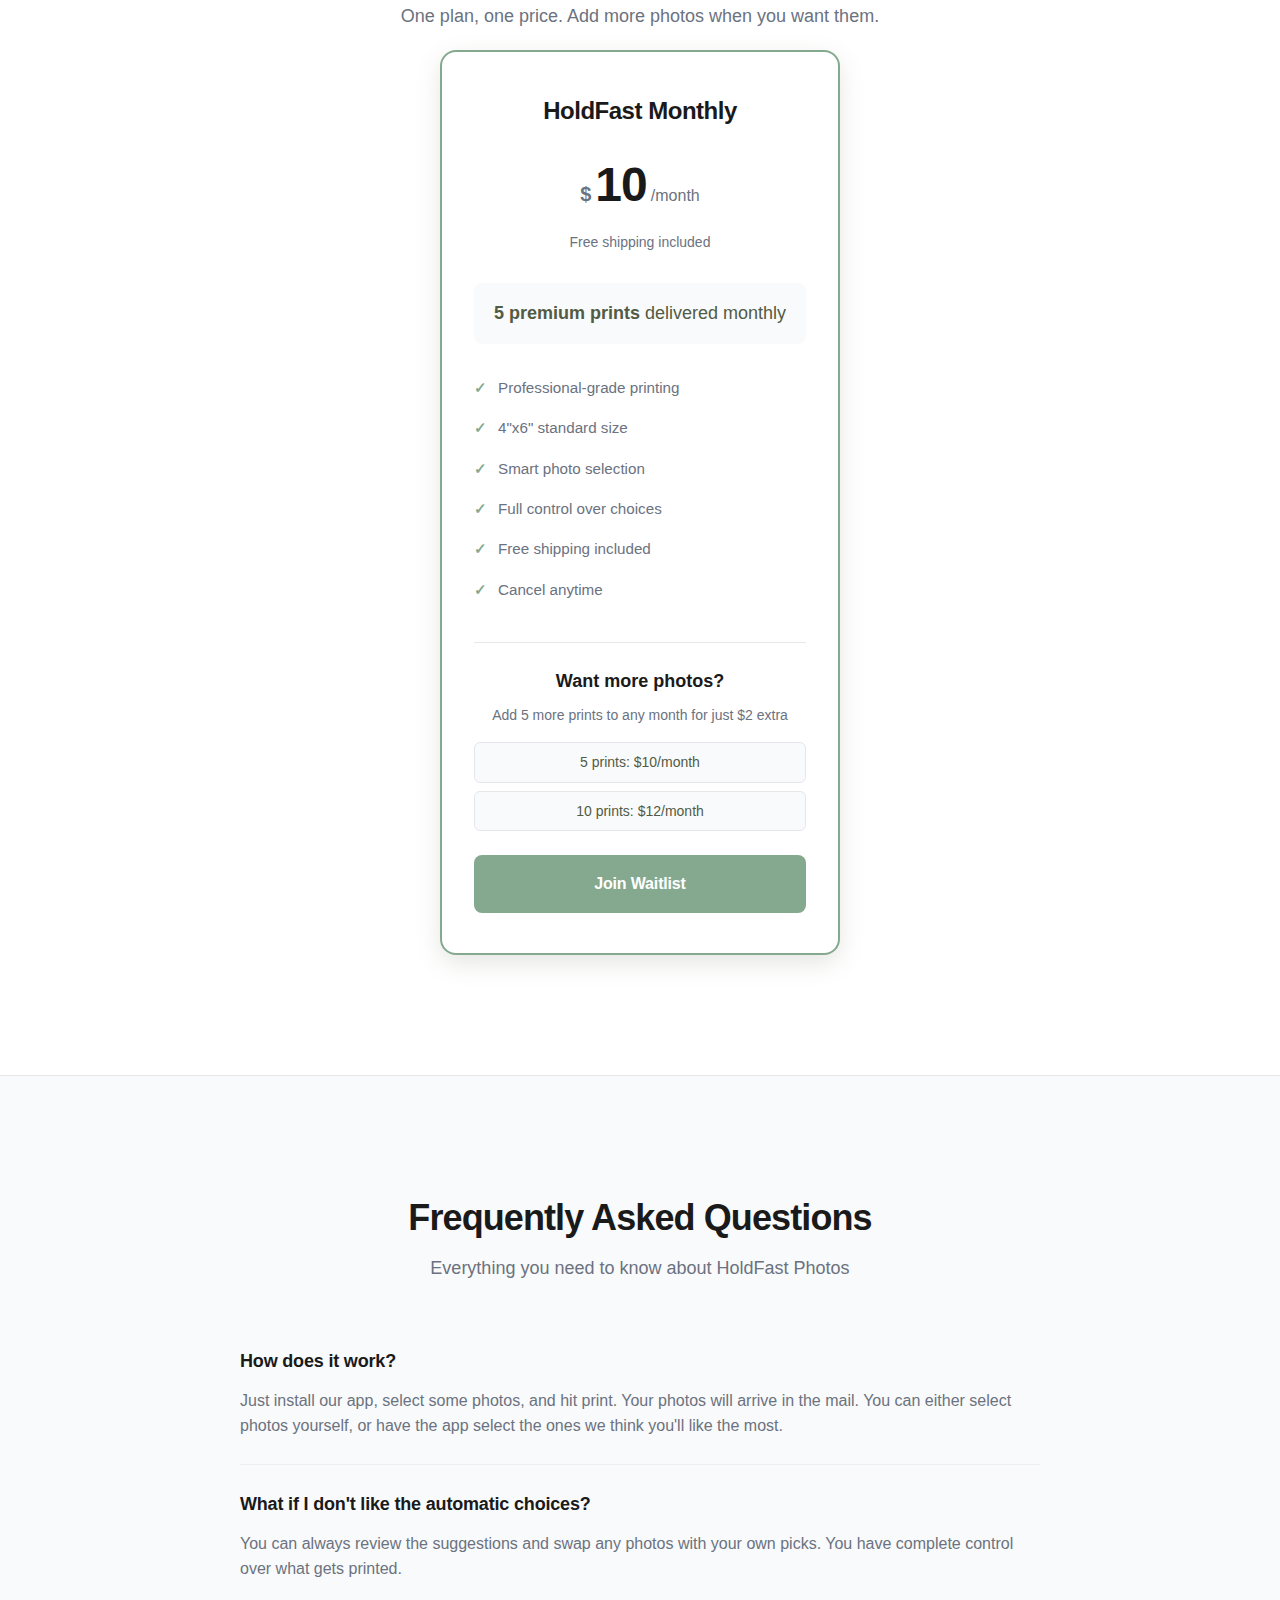
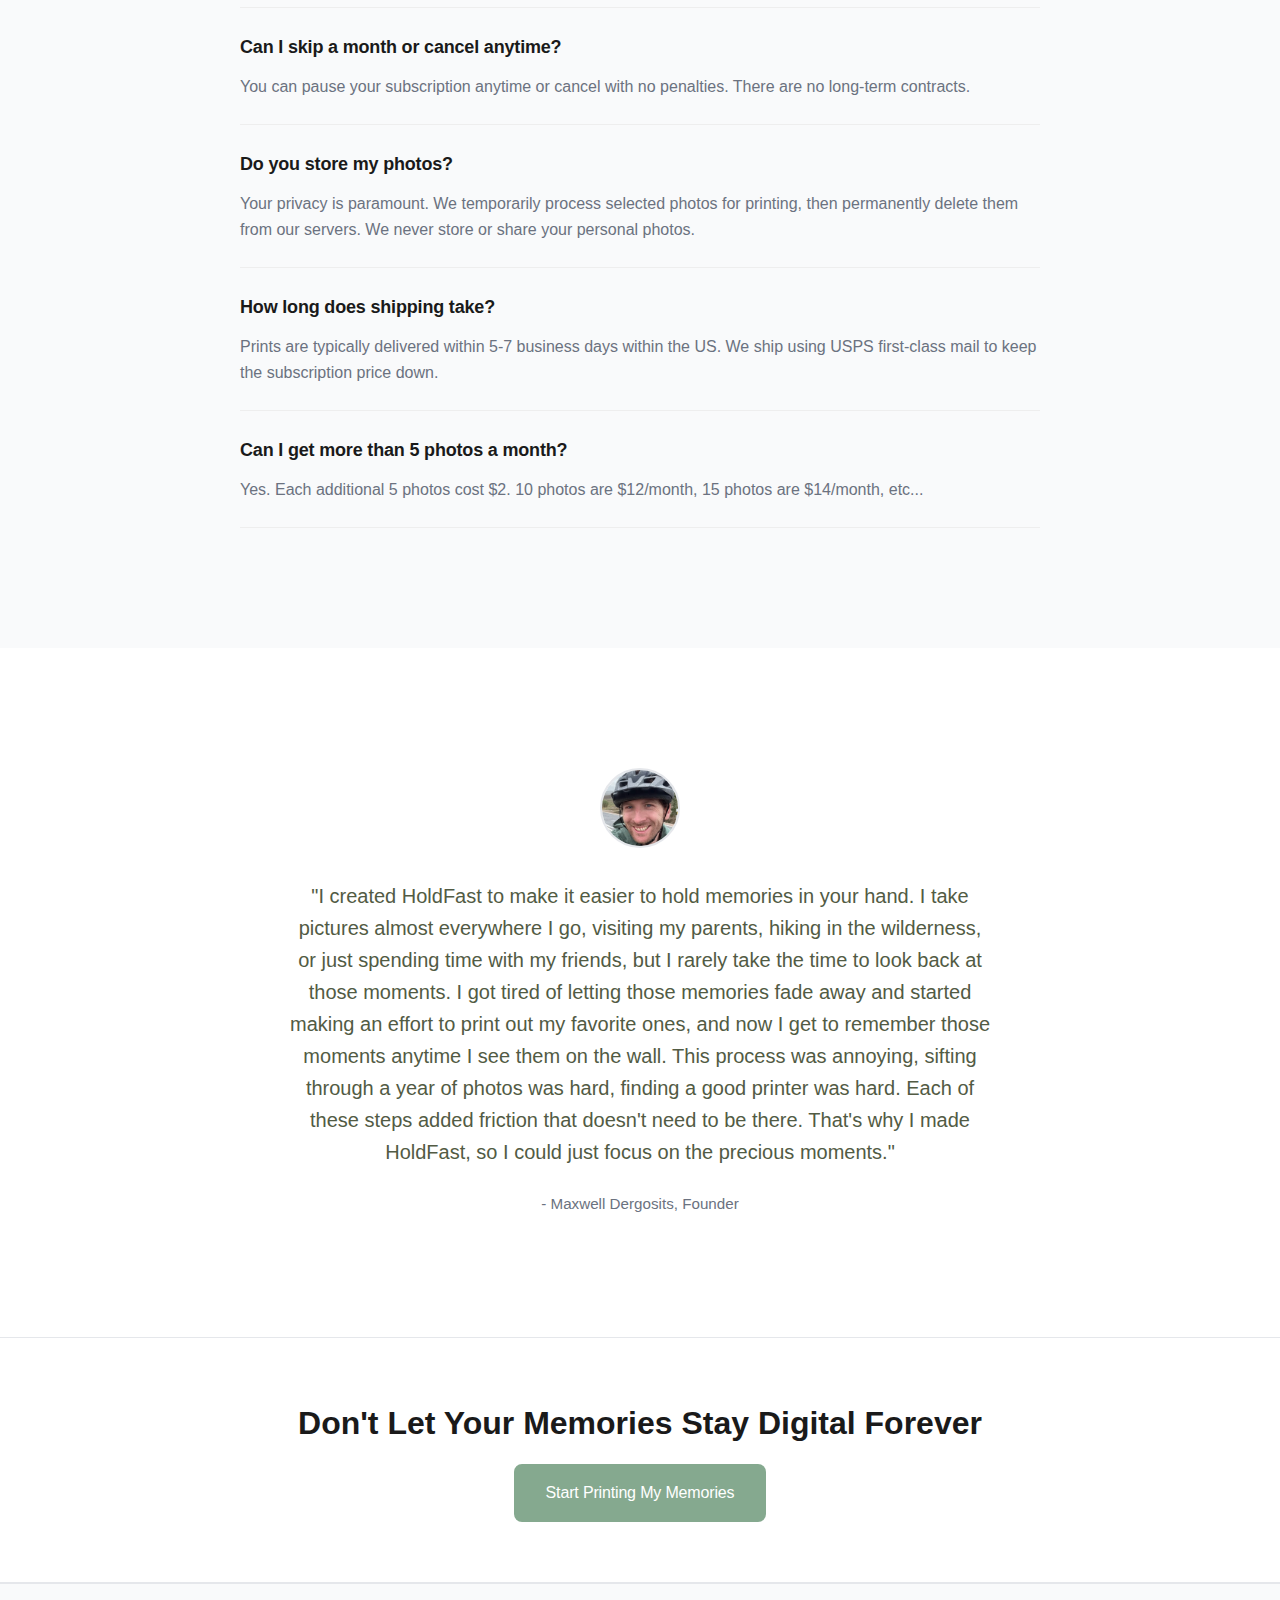
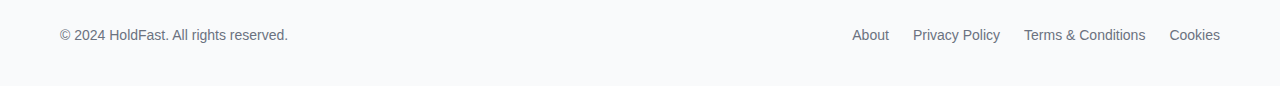
<file: public/index.html>
<!DOCTYPE html>
<html lang="en">
  <head>
    <meta charset="UTF-8">
    <meta name="viewport" content="width=device-width, initial-scale=1.0">
    <meta name="description" content="Landing page for HoldFast app. HoldFast app is a monthly subscription for printing your photos with ease.">
    <title>HoldFast - Turn Your Snapshots Into Real Memories</title>
    <link rel="stylesheet" href="styles.min.css" >
    <link rel="preload" fetchpriority="high" as="image" href="screenshot_smaller.webp" type="image/webp">
  </head>
  <body>
    <script defer src="https://cloud.umami.is/script.js" data-website-id="0c77efcf-1292-4780-86e6-07d08c8ccd40"></script>
    <!-- Navigation -->
    <nav class="navbar">
      <div class="container">
        <div class="nav-brand">
          <img src="icon.svg" alt="HoldFast" class="nav-logo">
          <span class="nav-title">HoldFast</span>
        </div>
        <div class="nav-links">
          <a href="about.html" class="nav-link">About</a>
          <a href="#pricing" class="nav-link">Pricing</a>
        </div>
      </div>
    </nav>

    <!-- Sticky CTA Bar -->
    <div id="stickyCTA" class="sticky-cta">
      <div class="sticky-cta-content">
        <div class="sticky-cta-brand">
          <img src="icon.svg" alt="HoldFast">
          <span>HoldFast</span>
        </div>
        <a href="#" class="sticky-cta-button" onclick="showEmailModal(); return false;">Join Our Waitlist Now</a>
      </div>
    </div>

    <!-- Hero Section -->
    <section class="hero">
      <div class="container">
        <div class="hero-layout">
          <div class="hero-content">
            <h1>Turn Your Photos Into Memories</h1>
            <p>Get 5 photos printed and delivered monthly. No hassle, just beautiful memories in your hands.</p>
            <a href="#" class="cta-primary" onclick="showEmailModal(); return false;">Join Our Waitlist Now</a>
          </div>
          <div class="hero-visual">
            <div class="iphone-container">
              <div class="iphone">
                <!-- Screen -->
                <div class="screen-container">
                  <div class="screen">
                    <img src="screenshot_smaller.webp" alt="App Screenshot" class="screenshot">
                  </div>
                  <div class="home-indicator"></div>
                </div>
              </div>
            </div>
            <div class="photo-array">
              <img src="photo_array.webp" alt="Array of printed photos" class="photo-grid-image" loading="lazy" />
              <img src="arrow-loop.svg" alt="Array of printed photos" class="photo-grid-arrow"/>
            </div>
            <div class="arrow right"> </div>
            <div class="photo-spread">
              <img src="sample_photos_for_photo_app/10.webp" alt="Printed Photo" class="printed-photo photo-1">
              <img src="sample_photos_for_photo_app/11.webp" alt="Printed Photo" class="printed-photo photo-2">
              <img src="sample_photos_for_photo_app/7.webp" alt="Printed Photo" class="printed-photo photo-3">
              <img src="sample_photos_for_photo_app/8.webp" alt="Printed Photo" class="printed-photo photo-4">
              <img src="sample_photos_for_photo_app/9.webp" alt="Printed Photo" class="printed-photo photo-5">
            </div>
          </div>
        </div>
      </div>
    </section>

    <!-- How It Works Section -->
    <section class="how-it-works">
      <div class="container">
        <div class="section-header">
          <h2>How It Works</h2>
          <p>From phone to hand in just three simple steps</p>
        </div>
        <div class="steps-grid">
          <div class="step">
            <div class="step-visual">
              <object data="icons/device-mobile.svg" type="image/svg+xml" class="step-icon" aria-label="Mobile Device"></object>
              <div class="step-number">1</div>
            </div>
            <h3>Select Your Photos</h3>
            <p>Choose photos from your phone using our mobile app, or let us suggest ones for you.</p>
          </div>
          <div class="step-arrow">
            <div class="css-arrow"></div>
          </div>
          <div class="step">
            <div class="step-visual">
              <object data="icons/printer.svg" type="image/svg+xml" class="step-icon" aria-label="Printer"></object>
              <div class="step-number">2</div>
            </div>
            <h3>We Print & Package</h3>
            <p>We professionally print and package your photos, every month.</p>
          </div>
          <div class="step-arrow">
            <div class="css-arrow"></div>
          </div>
          <div class="step">
            <div class="step-visual">
              <object data="icons/envelope-open.svg" type="image/svg+xml" class="step-icon" aria-label="Open Envelope"></object>
              <div class="step-number">3</div>
            </div>
            <h3>Delivered to You</h3>
            <p>Receive your beautiful printed photos in your mailbox every month. No trips to the store, no waiting in lines.</p>
          </div>
        </div>
      </div>
    </section>

    <!-- Problem & Solution Section -->
    <section class="problem-solution">
      <div class="container">
        <div class="section-header">
          <h2>Easy Photo Printing</h2>
          <p>Printing photos is frustrating. We take the pain out of it for you. Life is busy, don't waste time fretting about where and when to get photos printed.</p>
        </div>
        <div class="problem-solution-list">
          <div class="solution-item">
            <object data="icons/calendar.svg" type="image/svg+xml" class="solution-icon" aria-label="Calendar"></object>
            <div class="solution-content">
              <strong>Photos every month.</strong> Everyone says they'll print photos later, but when do you actually do it? We make it easy to stop putting it off.
            </div>
          </div>
          <div class="solution-item">
            <object data="icons/lightbulb.svg" type="image/svg+xml" class="solution-icon" aria-label="Lightbulb"></object>
            <div class="solution-content">
              <strong>Combat Decision Fatigue.</strong> There are dozens of places on the internet that will print your photos however you want, but every decision makes it harder to print your photos. With us you'll only choose the photos, we handle everything else.
            </div>
          </div>
          <div class="solution-item">
            <object data="icons/cloud.svg" type="image/svg+xml" class="solution-icon" aria-label="Cloud"></object>
            <div class="solution-content">
              <strong>You're in charge.</strong> With cloud providers, if you stop paying for their subscription they delete your photos. With HoldFast your photos are yours forever, once printed you keep them for decades to come.
            </div>
          </div>
        </div>
      </div>
    </section>

    <!-- Social Proof Section -->
    <section class="social-proof">
      <div class="container">
        <div class="section-header">
          <h2>Printed Photos Make a Difference</h2>
          <p>Join millions who've discovered the joy of tangible memories</p>
        </div>
        <div class="testimonials">
          <div class="testimonial">
            <div class="testimonial-text">"A photograph doesn’t feel real until it is a tangible physical object I can hold in my hand."</div>
            <div class="testimonial-author">- Stephen Johnson</div>
          </div>
          <div class="testimonial">
            <div class="testimonial-text">"When you make prints you deepen your relationship with your images.”</div>
            <div class="testimonial-author">- John Paul Caponigro</div>
          </div>
          <div class="testimonial">
            <div class="testimonial-text">"Viewing a print encourages the viewer to travel into the frame imagining the experience of being in that place.”</div>
            <div class="testimonial-author">- Seth Resnick</div>
          </div>
        </div>
      </div>
    </section>

    <!-- Features Section -->
    <section class="features">
      <div class="container">
        <div class="section-header">
          <h2>Simple, Easy, Affordable</h2>
          <p>Everything you need to turn digital memories into physical treasures</p>
        </div>
        <div class="features-grid">
          <div class="feature">
            <object data="icons/magic-wand.svg" type="image/svg+xml" class="feature-icon" aria-label="Magic Wand"></object>
            <h3>Smart Photo Selection</h3>
            <p>Our smart algorithm analyzes your photos for quality, uniqueness, and emotional value to suggest the best prints each month.</p>
          </div>
          <div class="feature">
            <object data="icons/sliders.svg" type="image/svg+xml" class="feature-icon" aria-label="Sliders"></object>
            <h3>Full Control</h3>
            <p>Don't like the suggestions? No problem. Browse and select any 5 photos from your gallery with just a few taps.</p>
          </div>
          <div class="feature">
            <object data="icons/certificate.svg" type="image/svg+xml" class="feature-icon" aria-label="Certificate"></object>
            <h3>Premium Quality</h3>
            <p>Professional-grade printing on high-quality paper that will last for decades. Your memories deserve the best.</p>
          </div>
          <div class="feature">
            <object data="icons/package.svg" type="image/svg+xml" class="feature-icon" aria-label="Package"></object>
            <h3>Doorstep Delivery</h3>
            <p>Beautifully packaged prints delivered straight to your mailbox. No trips to the store, no waiting in lines.</p>
          </div>
          <div class="feature">
            <object data="icons/currency-dollar.svg" type="image/svg+xml" class="feature-icon" aria-label="Dollar"></object>
            <h3>Transparent Pricing</h3>
            <p>Just $10/month for 5 premium prints, shipping included. Cancel anytime, no long-term commitments required.</p>
          </div>
          <div class="feature">
            <object data="icons/device-mobile.svg" type="image/svg+xml" class="feature-icon" aria-label="Mobile Device"></object>
            <h3>Mobile App</h3>
            <p>Use our mobile app to select your prints. Edit your selection until the printing date.</p>
          </div>
        </div>
      </div>
    </section>

    <!-- CTA Section -->
    <section class="hero" id="cta" style="padding: 60px 0;">
      <div class="container">
        <div class="hero-content">
          <h2 style="font-size: 2.5rem; margin-bottom: 15px; text-align: center;">Ready to Print Your Memories?</h2>
          <p style="margin-bottom: 30px;">Join our waitlist and be the first to turn your digital photos into beautiful keepsakes.</p>
          <a href="#" class="cta-secondary" onclick="showEmailModal(); return false;">Join the Waitlist - It's Free</a>
          <p style="font-size: 0.9rem; margin-top: 15px; opacity: 0.8; text-align: center;">🎁 Early birds get a discount on their subscription!</p>
        </div>
      </div>
    </section>

    <!-- Pricing Section -->
    <section class="pricing" id="pricing">
      <div class="container">
        <div class="section-header">
          <h2>Simple, Transparent Pricing</h2>
          <p>One plan, one price. Add more photos when you want them.</p>
        </div>
        <div class="pricing-grid single-plan">
          <div class="pricing-card featured">
            <div class="plan-header">
              <h3>HoldFast Monthly</h3>
              <div class="price-display">
                <span class="currency">$</span>
                <span class="price">10</span>
                <span class="period">/month</span>
              </div>
              <p class="price-note">Free shipping included</p>
            </div>
            <div class="plan-features">
              <div class="feature-highlight">
                <strong>5 premium prints</strong> delivered monthly
              </div>
              <ul class="feature-list">
                <li>Professional-grade printing</li>
                <li>4"x6" standard size</li>
                <li>Smart photo selection</li>
                <li>Full control over choices</li>
                <li>Free shipping included</li>
                <li>Cancel anytime</li>
              </ul>
              <div class="addon-section">
                <div class="addon-header">
                  <h4>Want more photos?</h4>
                  <p>Add 5 more prints to any month for just $2 extra</p>
                </div>
                <div class="addon-example">
                  <span class="addon-text">5 prints: $10/month</span>
                  <span class="addon-text">10 prints: $12/month</span>
                </div>
              </div>
            </div>
            <a href="#" class="cta-primary plan-cta" onclick="showEmailModal(); return false;">Join Waitlist</a>
          </div>
        </div>
      </div>
    </section>

    <!-- FAQ Section -->
    <section class="faq">
      <div class="container">
        <div class="section-header">
          <h2>Frequently Asked Questions</h2>
          <p>Everything you need to know about HoldFast Photos</p>
        </div>
        <div class="faq-list">
          <div class="faq-item">
            <div class="faq-question">How does it work?</div>
            <div class="faq-answer">Just install our app, select some photos, and hit print. Your photos will arrive in the mail. You can either select photos yourself, or have the app select the ones we think you'll like the most.</div>
          </div>
          <div class="faq-item">
            <div class="faq-question">What if I don't like the automatic choices?</div>
            <div class="faq-answer">You can always review the suggestions and swap any photos with your own picks. You have complete control over what gets printed.</div>
          </div>
          <div class="faq-item">
            <div class="faq-question">Can I skip a month or cancel anytime?</div>
            <div class="faq-answer">You can pause your subscription anytime or cancel with no penalties. There are no long-term contracts.</div>
          </div>
          <div class="faq-item">
            <div class="faq-question">Do you store my photos?</div>
            <div class="faq-answer">Your privacy is paramount. We temporarily process selected photos for printing, then permanently delete them from our servers. We never store or share your personal photos.</div>
          </div>
          <div class="faq-item">
            <div class="faq-question">How long does shipping take?</div>
            <div class="faq-answer">Prints are typically delivered within 5-7 business days within the US. We ship using USPS first-class mail to keep the subscription price down.</div>
          </div>
          <div class="faq-item">
            <div class="faq-question">Can I get more than 5 photos a month?</div>
            <div class="faq-answer">Yes. Each additional 5 photos cost $2. 10 photos are $12/month, 15 photos are $14/month, etc...</div>
          </div>
        </div>
      </div>
    </section>

    <!-- Founder's Note -->
    <section class="founders-note">
      <div class="container">
        <img src="avatar.webp" alt="Maxwell Dergosits" class="founder-avatar">
        <div class="founder-quote">"I created HoldFast to make it easier to hold memories in your hand. I take pictures almost everywhere I go, visiting my parents, hiking in the wilderness, or just spending time with my friends, but I rarely take the time to look back at those moments. I got tired of letting those memories fade away and started making an effort to print out my favorite ones, and now I get to remember those moments anytime I see them on the wall. This process was annoying, sifting through a year of photos was hard, finding a good printer was hard. Each of these steps added friction that doesn't need to be there. That's why I made HoldFast, so I could just focus on the precious moments."</div>
        <div class="founder-name">- Maxwell Dergosits, Founder</div>
      </div>
    </section>

    <!-- Final CTA -->
    <section class="hero" style="padding: 60px 0;">
      <div class="container">
        <div class="hero-content">
          <h2 style="font-size: 2rem; margin-bottom: 15px; text-align: center;">Don't Let Your Memories Stay Digital Forever</h2>
          <a href="#" class="cta-secondary" onclick="showEmailModal(); return false;">Start Printing My Memories</a>
        </div>
      </div>
    </section>

    <script>
      // Simple scroll animations
      const observerOptions = {
        threshold: 0.1,
        rootMargin: '0px 0px -50px 0px'
      };

      const observer = new IntersectionObserver((entries) => {
        entries.forEach(entry => {
          if (entry.isIntersecting) {
            entry.target.classList.add('fade-in');
          }
        });
      }, observerOptions);

      // Observe elements for animation
      document.querySelectorAll('.feature, .testimonial, .faq-item').forEach(el => {
        observer.observe(el);
      });

      // Sticky CTA visibility logic with scroll direction
      const stickyCTA = document.getElementById('stickyCTA');
      const navbar = document.querySelector('.navbar');
      const heroSection = document.querySelector('.cta-primary');
      const heroCTA = document.querySelector('.hero .cta-primary');
      
      let lastScrollTop = 0;
      let scrollingUp = false;
      
      function checkStickyCTAVisibility() {
        const currentScrollTop = window.pageYOffset || document.documentElement.scrollTop;
        const heroCTARect = heroCTA.getBoundingClientRect();
        const navbarHeight = navbar.offsetHeight;
        
        // Determine scroll direction
        scrollingUp = currentScrollTop < lastScrollTop;
        lastScrollTop = currentScrollTop;
        
        // Show sticky CTA when:
        // 1. Hero CTA is behind/above the navbar (top < navbar height) AND
        // 2. User is scrolling up OR has scrolled past hero section
        const heroCTABehindNavbar = heroCTARect.top < navbarHeight;
        const heroRect = heroSection.getBoundingClientRect();
        const pastHero = heroRect.bottom < navbarHeight;
        
        if (heroCTABehindNavbar && (scrollingUp || pastHero)) {
          stickyCTA.classList.add('show');
          navbar.classList.add('hidden');
        } else if (!heroCTABehindNavbar || (!scrollingUp && !pastHero)) {
          stickyCTA.classList.remove('show');
          navbar.classList.remove('hidden');
        }
      }
      
      // Check on scroll and resize
      window.addEventListener('scroll', checkStickyCTAVisibility);
      window.addEventListener('resize', checkStickyCTAVisibility);
      
      // Initial check
      checkStickyCTAVisibility();

      // CTA buttons now use inline onclick handlers

      // Email modal functionality
      function showEmailModal() {
        document.getElementById('emailModal').style.display = 'flex';
        document.body.style.overflow = 'hidden';
      }

      function hideEmailModal() {
        document.getElementById('emailModal').style.display = 'none';
        document.body.style.overflow = 'auto';
      }

      // Close modal when clicking outside
      document.addEventListener('click', (e) => {
        if (e.target.id === 'emailModal') {
          hideEmailModal();
        }
      });

      // Handle form submission using event delegation
      document.addEventListener('submit', async (e) => {
        if (e.target.id === 'waitlistForm') {
          e.preventDefault();
          const email = document.getElementById('emailInput').value;
          const submitButton = document.querySelector('#waitlistForm button[type="submit"]');

          // Show loading state
          submitButton.disabled = true;
          submitButton.textContent = 'Joining...';

          try {
            // Make API call to getwaitlist.com
            const response = await fetch('https://api.getwaitlist.com/api/v1/signup', {
              method: 'POST',
              headers: {
                'Content-Type': 'application/json',
              },
              body: JSON.stringify({
                email: email,
                waitlist_id: 30579
              })
            });

            if (response.ok) {
              // Success - show success message
              document.querySelector('.modal-content').innerHTML = `
                            <h2>🎉 You're on the list!</h2>
                            <p>Thanks for joining our waitlist! We'll send you updates about HoldFast and let you know when we launch.</p>
                            <button onclick="hideEmailModal()" class="cta-primary" style="margin-top: 20px;">Close</button>
                        `;
            } else {
              // Handle API error
              throw new Error('Failed to join waitlist');
            }
          } catch (error) {
            console.error('Waitlist signup error:', error);
            // Show error message
            document.querySelector('.modal-content').innerHTML = `
                        <h2>Something went wrong</h2>
                        <p>We couldn't add you to the waitlist right now. Please try again later or contact us directly.</p>
                        <button onclick="hideEmailModal()" class="cta-primary" style="margin-top: 20px;">Close</button>
                    `;
          }
        }
      });
    </script>

    <!-- Email Signup Modal -->
    <div id="emailModal" class="modal">
      <div class="modal-content">
        <span class="close" onclick="hideEmailModal()">&times;</span>
        <h2>Join the HoldFast Waitlist</h2>
        <p>Be the first to know when we launch and get early bird pricing!</p>
        <form id="waitlistForm" class="waitlist-form">
          <div class="form-group">
            <label for="emailInput">Email Address</label>
            <input type="email" id="emailInput" name="email" required placeholder="your@email.com">
          </div>
          <button type="submit" class="cta-primary">Join Waitlist</button>
        </form>
        <p class="privacy-note">We respect your privacy. No spam, just updates about HoldFast.</p>
      </div>
    </div>

    <!-- Footer -->
    <footer class="footer">
      <div class="container">
        <div class="footer-content">
          <p>&copy; 2024 HoldFast. All rights reserved.</p>
          <div class="footer-links">
            <a href="about.html" class="footer-link">About</a>
            <a href="privacy-policy.html" class="footer-link">Privacy Policy</a>
            <a href="terms.html" class="footer-link">Terms & Conditions</a>
            <a href="cookies.html" class="footer-link">Cookies</a>
          </div>
        </div>
      </div>
    </footer>
  </body>
</html>
</file>
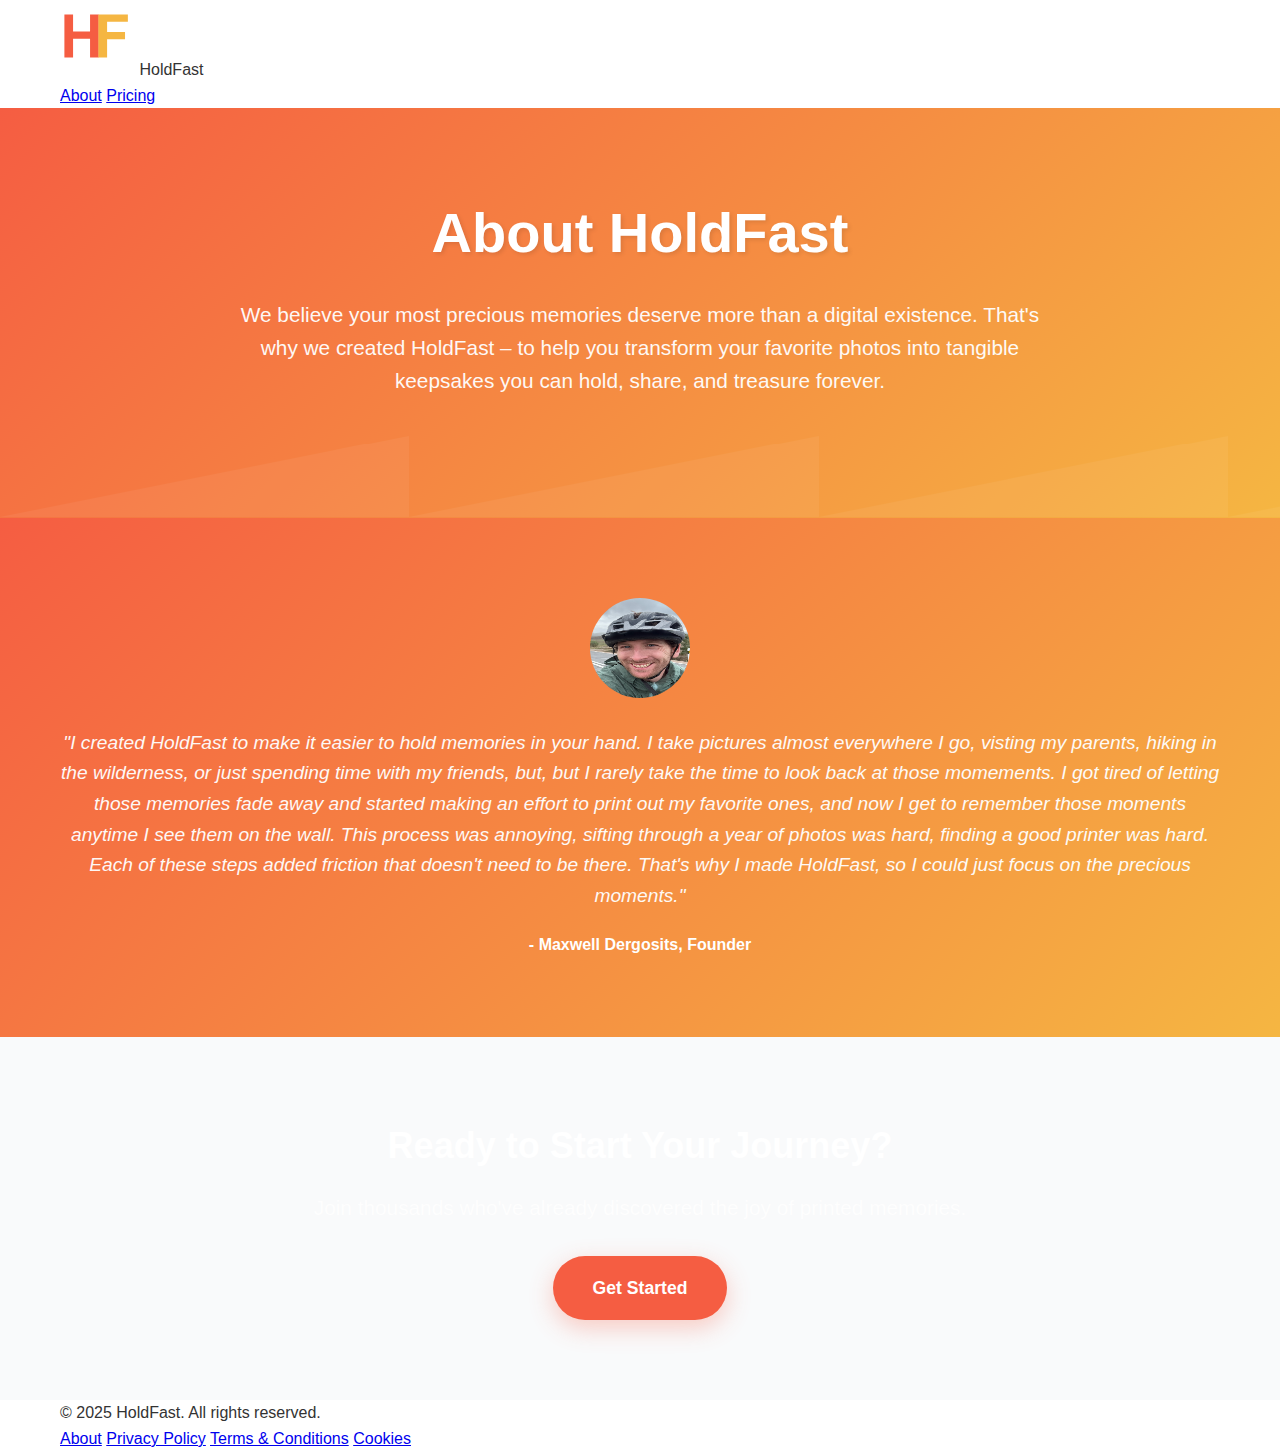
<file: about.html>
<!DOCTYPE html>
<html lang="en">
<head>
    <meta charset="UTF-8">
    <meta name="viewport" content="width=device-width, initial-scale=1.0">
    <title>About HoldFast - Our Story</title>
    <link rel="stylesheet" href="styles.css">
</head>
<body>
    <!-- Navigation -->
    <nav class="navbar">
        <div class="container">
            <div class="nav-brand">
                <img src="icon.svg" alt="HoldFast" class="nav-logo">
                <a href="index.html" class="nav-title" style="text-decoration: none; color: inherit;">HoldFast</a>
            </div>
            <div class="nav-links">
                <a href="about.html" class="nav-link">About</a>
                <a href="index.html#pricing" class="nav-link">Pricing</a>
            </div>
        </div>
    </nav>

    <!-- About Hero Section -->
    <section class="hero">
        <div class="container">
            <div class="hero-content" style="text-align: center; max-width: 800px; margin: 0 auto;">
                <h1>About HoldFast</h1>
                <p>We believe your most precious memories deserve more than a digital existence. That's why we created HoldFast – to help you transform your favorite photos into tangible keepsakes you can hold, share, and treasure forever.</p>
            </div>
        </div>
    </section>

    <!-- Founder's Note -->
    <section class="founders-note">
        <div class="container">
            <img src="avatar.jpeg" alt="Maxwell Dergosits" class="founder-avatar">
            <div class="founder-quote">"I created HoldFast to make it easier to hold memories in your hand. I take pictures almost everywhere I go, visting my parents, hiking in the wilderness, or just spending time with my friends, but, but I rarely take the time to look back at those momements. I got tired of letting those memories fade away and started making an effort to print out my favorite ones, and now I get to remember those moments anytime I see them on the wall. This process was annoying, sifting through a year of photos was hard, finding a good printer was hard. Each of these steps added friction that doesn't need to be there. That's why I made HoldFast, so I could just focus on the precious moments."</div>
            <div class="founder-name">- Maxwell Dergosits, Founder</div>
        </div>
    </section>

    <!-- CTA Section -->
    <section class="hero" style="padding: 80px 0; background: #f9fafb;">
        <div class="container">
            <div class="hero-content" style="text-align: center;">
                <h2 style="font-size: 2.25rem; margin-bottom: 16px;">Ready to Start Your Journey?</h2>
                <p style="margin-bottom: 32px;">Join thousands who've already discovered the joy of printed memories.</p>
                <a href="index.html" class="cta-primary">Get Started</a>
            </div>
        </div>
    </section>

    <!-- Footer -->
    <footer class="footer">
        <div class="container">
            <div class="footer-content">
                <p>&copy; 2025 HoldFast. All rights reserved.</p>
                <div class="footer-links">
                    <a href="about.html" class="footer-link">About</a>
                    <a href="privacy-policy.html" class="footer-link">Privacy Policy</a>
                    <a href="terms.html" class="footer-link">Terms & Conditions</a>
                    <a href="cookies.html" class="footer-link">Cookies</a>
                </div>
            </div>
        </div>
    </footer>

    <script>
        // Simple scroll animations
        const observerOptions = {
            threshold: 0.1,
            rootMargin: '0px 0px -50px 0px'
        };

        const observer = new IntersectionObserver((entries) => {
            entries.forEach(entry => {
                if (entry.isIntersecting) {
                    entry.target.classList.add('fade-in');
                }
            });
        }, observerOptions);

        // Observe elements for animation
        document.querySelectorAll('.feature, .audience-item').forEach(el => {
            observer.observe(el);
        });
    </script>
</body>
    <script defer src="https://cloud.umami.is/script.js" data-website-id="0c77efcf-1292-4780-86e6-07d08c8ccd40"></script>
</html>
</file>
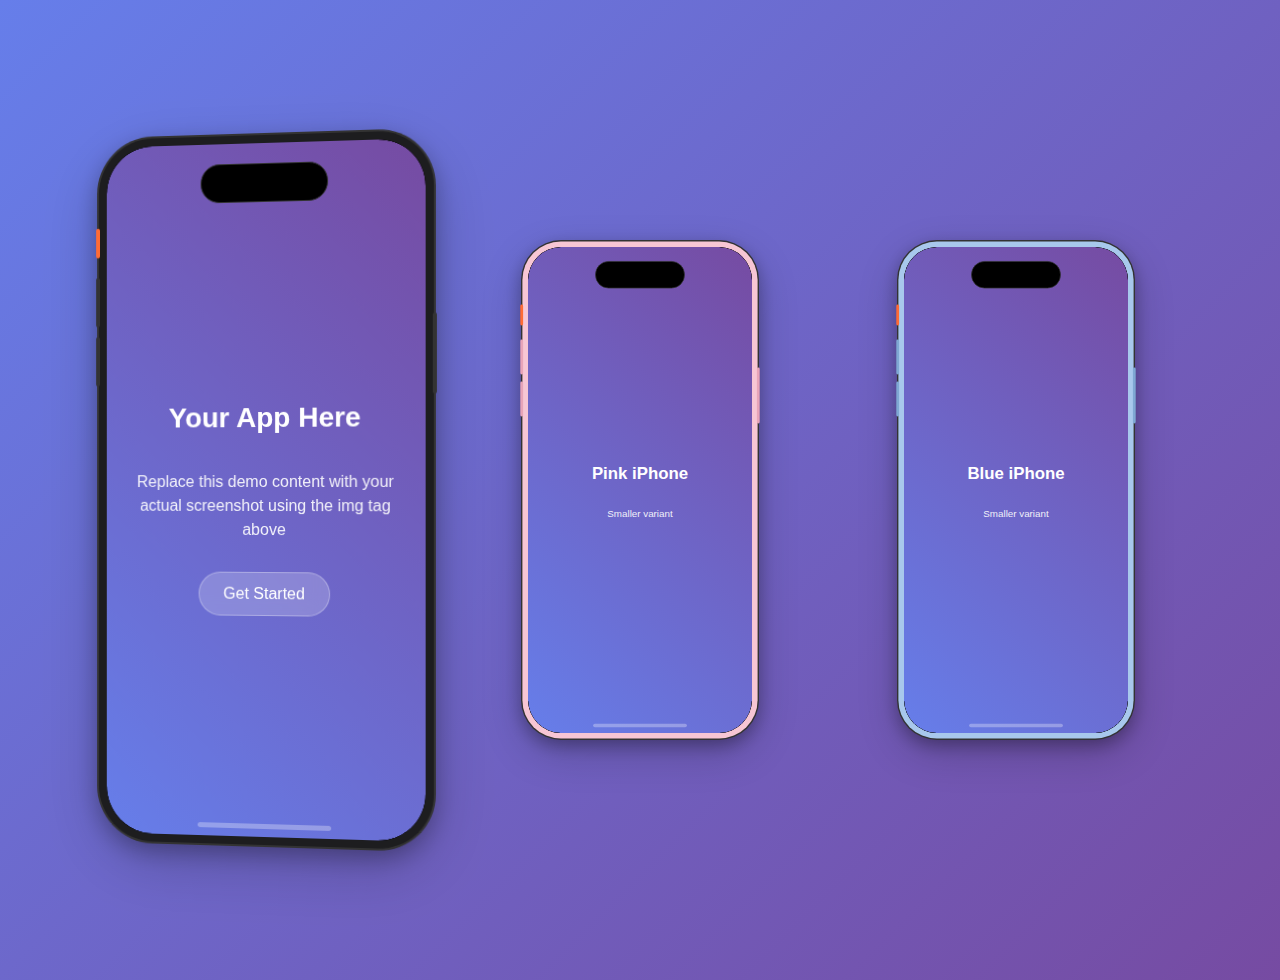
<file: iphone.html>
<!DOCTYPE html>
<html lang="en">
<head>
    <meta charset="UTF-8">
    <meta name="viewport" content="width=device-width, initial-scale=1.0">
    <title>iPhone 16 CSS Mockup</title>
    <style>
        body {
            margin: 0;
            padding: 40px;
            background: linear-gradient(135deg, #667eea 0%, #764ba2 100%);
            font-family: -apple-system, BlinkMacSystemFont, sans-serif;
            display: flex;
            justify-content: center;
            align-items: center;
            min-height: 100vh;
        }

        .iphone-container {
            position: relative;
            transform: perspective(1000px) rotateY(-5deg);
            transition: transform 0.3s ease;
        }

        .iphone-container:hover {
            transform: perspective(1000px) rotateY(0deg) scale(1.02);
        }

        .iphone {
            width: 320px;
            height: 694px;
            background: #1d1d1f;
            border-radius: 55px;
            padding: 8px;
            position: relative;
            box-shadow: 
                0 0 0 2px #333,
                0 8px 25px rgba(0, 0, 0, 0.3),
                0 20px 60px rgba(0, 0, 0, 0.2);
        }

        /* Power button */
        .power-button {
            position: absolute;
            right: -3px;
            top: 180px;
            width: 4px;
            height: 80px;
            background: #333;
            border-radius: 2px;
        }

        /* Volume buttons */
        .volume-up {
            position: absolute;
            left: -3px;
            top: 140px;
            width: 4px;
            height: 50px;
            background: #333;
            border-radius: 2px;
        }

        .volume-down {
            position: absolute;
            left: -3px;
            top: 200px;
            width: 4px;
            height: 50px;
            background: #333;
            border-radius: 2px;
        }

        /* Action button (new in iPhone 15/16) */
        .action-button {
            position: absolute;
            left: -3px;
            top: 90px;
            width: 4px;
            height: 30px;
            background: #ff6b35;
            border-radius: 2px;
        }

        /* Screen container */
        .screen-container {
            width: 100%;
            height: 100%;
            background: #000;
            border-radius: 47px;
            overflow: hidden;
            position: relative;
        }

        /* Dynamic Island */
        .dynamic-island {
            position: absolute;
            top: 20px;
            left: 50%;
            transform: translateX(-50%);
            width: 126px;
            height: 37px;
            background: #000;
            border-radius: 19px;
            z-index: 10;
            border: 1px solid #333;
        }

        /* Screen content area */
        .screen {
            width: 100%;
            height: 100%;
            background: #000;
            position: relative;
            overflow: hidden;
            border-radius: 47px;
        }

        /* Screenshot container - this is where you'll put your image */
        .screenshot {
            width: 100%;
            height: 100%;
            object-fit: cover;
            border-radius: 47px;
        }

        /* Home indicator */
        .home-indicator {
            position: absolute;
            bottom: 8px;
            left: 50%;
            transform: translateX(-50%);
            width: 134px;
            height: 5px;
            background: rgba(255, 255, 255, 0.3);
            border-radius: 3px;
            z-index: 10;
        }

        /* Demo content - remove this when using real screenshots */
        .demo-content {
            width: 100%;
            height: 100%;
            background: linear-gradient(45deg, #667eea, #764ba2);
            display: flex;
            flex-direction: column;
            justify-content: center;
            align-items: center;
            color: white;
            text-align: center;
            padding: 60px 20px 40px;
            box-sizing: border-box;
            border-radius: 47px;
        }

        .demo-content h1 {
            font-size: 28px;
            font-weight: 700;
            margin-bottom: 20px;
        }

        .demo-content p {
            font-size: 16px;
            line-height: 1.5;
            opacity: 0.9;
            margin-bottom: 30px;
        }

        .demo-button {
            background: rgba(255, 255, 255, 0.2);
            border: 1px solid rgba(255, 255, 255, 0.3);
            color: white;
            padding: 12px 24px;
            border-radius: 25px;
            font-size: 16px;
            font-weight: 500;
            backdrop-filter: blur(10px);
        }

        /* Multiple iPhone showcase */
        .showcase {
            display: flex;
            gap: 40px;
            align-items: center;
            flex-wrap: wrap;
            justify-content: center;
        }

        .iphone-small {
            transform: scale(0.7);
        }

        .iphone-large {
            transform: scale(1.2);
        }

        /* Color variants */
        .iphone.pink {
            background: #f7c6d4;
        }

        .iphone.pink .power-button,
        .iphone.pink .volume-up,
        .iphone.pink .volume-down {
            background: #e8a4b8;
        }

        .iphone.blue {
            background: #a8c8ec;
        }

        .iphone.blue .power-button,
        .iphone.blue .volume-up,
        .iphone.blue .volume-down {
            background: #7fa8d3;
        }

        .iphone.white {
            background: #f5f5f7;
        }

        .iphone.white .power-button,
        .iphone.white .volume-up,
        .iphone.white .volume-down {
            background: #d1d1d6;
        }
    </style>
</head>
<body>
    <div class="showcase">
        <!-- Main iPhone 16 mockup -->
        <div class="iphone-container">
            <div class="iphone">
                <!-- Hardware buttons -->
                <div class="power-button"></div>
                <div class="volume-up"></div>
                <div class="volume-down"></div>
                <div class="action-button"></div>
                
                <!-- Screen -->
                <div class="screen-container">
                    <div class="dynamic-island"></div>
                    <div class="screen">
                        <!-- Replace this demo content with your screenshot -->
                        <!-- <img src="your-screenshot.jpg" alt="App Screenshot" class="screenshot"> -->
                        
                        <!-- Demo content - remove when using real screenshots -->
                        <div class="demo-content">
                            <h1>Your App Here</h1>
                            <p>Replace this demo content with your actual screenshot using the img tag above</p>
                            <button class="demo-button">Get Started</button>
                        </div>
                    </div>
                    <div class="home-indicator"></div>
                </div>
            </div>
        </div>

        <!-- Color variants examples -->
        <div class="iphone-container iphone-small">
            <div class="iphone pink">
                <div class="power-button"></div>
                <div class="volume-up"></div>
                <div class="volume-down"></div>
                <div class="action-button"></div>
                
                <div class="screen-container">
                    <div class="dynamic-island"></div>
                    <div class="screen">
                        <div class="demo-content">
                            <h1 style="font-size: 24px;">Pink iPhone</h1>
                            <p style="font-size: 14px;">Smaller variant</p>
                        </div>
                    </div>
                    <div class="home-indicator"></div>
                </div>
            </div>
        </div>

        <div class="iphone-container iphone-small">
            <div class="iphone blue">
                <div class="power-button"></div>
                <div class="volume-up"></div>
                <div class="volume-down"></div>
                <div class="action-button"></div>
                
                <div class="screen-container">
                    <div class="dynamic-island"></div>
                    <div class="screen">
                        <div class="demo-content">
                            <h1 style="font-size: 24px;">Blue iPhone</h1>
                            <p style="font-size: 14px;">Smaller variant</p>
                        </div>
                    </div>
                    <div class="home-indicator"></div>
                </div>
            </div>
        </div>
    </div>

    <script>
        // Add some interactive behavior
        document.querySelectorAll('.iphone-container').forEach(container => {
            container.addEventListener('mouseenter', () => {
                container.style.transform = 'perspective(1000px) rotateY(0deg) scale(1.02)';
            });
            
            container.addEventListener('mouseleave', () => {
                if (container.classList.contains('iphone-small')) {
                    container.style.transform = 'perspective(1000px) rotateY(-5deg) scale(0.7)';
                } else {
                    container.style.transform = 'perspective(1000px) rotateY(-5deg)';
                }
            });
        });
    </script>
</body>
</html>
</file>
<file: styles.css>
* {
  margin: 0;
  padding: 0;
  box-sizing: border-box;
}

body {
  font-family: 'Inter', -apple-system, BlinkMacSystemFont, sans-serif;
  line-height: 1.6;
  color: #333;
  overflow-x: hidden;
}

.container {
  max-width: 1200px;
  margin: 0 auto;
  padding: 0 20px;
}

/* Hero Section */
.hero {
  background: linear-gradient(135deg, #f55d42 0%, #F5B642 100%);
  color: white;
  padding: 80px 0;
  text-align: center;
  position: relative;
  overflow: hidden;
}

.hero::before {
  content: '';
  position: absolute;
  top: 0;
  left: 0;
  right: 0;
  bottom: 0;
  background: url('data:image/svg+xml,<svg xmlns="http://www.w3.org/2000/svg" viewBox="0 0 1000 1000"><polygon fill="rgba(255,255,255,0.05)" points="0,1000 1000,800 1000,1000"/></svg>');
  pointer-events: none;
}

.hero-content {
  position: relative;
  z-index: 2;
}

.hero h1 {
  font-size: 3.5rem;
  font-weight: 800;
  margin-bottom: 20px;
  text-shadow: 2px 2px 4px rgba(0,0,0,0.1);
  animation: fadeInUp 1s ease-out;
}

.hero p {
  font-size: 1.3rem;
  margin-bottom: 40px;
  opacity: 0.95;
  animation: fadeInUp 1s ease-out 0.2s both;
}

.cta-primary {
  background: #f55d42;
  color: white;
  padding: 18px 40px;
  border: none;
  border-radius: 50px;
  font-size: 1.1rem;
  font-weight: 600;
  cursor: pointer;
  transition: all 0.3s ease;
  text-decoration: none;
  display: inline-block;
  box-shadow: 0 8px 25px rgba(245, 93, 66, 0.3);
  animation: fadeInUp 1s ease-out 0.4s both;
}

.cta-primary:hover {
  transform: translateY(-3px);
  box-shadow: 0 12px 35px rgba(245, 93, 66, 0.4);
  background: #e04e37;
}

/* Visual Section */
.visual-section {
  padding: 80px 0;
  background: #f8fafc;
  text-align: center;
}

.phone-frame:hover {
  transform: perspective(1000px) rotateY(0deg) scale(1.05);
}

.showcase {
  display: flex;
  gap: 40px;
  align-items: center;
  flex-wrap: wrap;
  justify-content: center;
  width:100%;
}

.iphone-container {
  margin-top:20px;
  position: relative;
  transform: perspective(1000px) rotateY(-5deg);
  transition: transform 0.3s ease;
}

.iphone-container:hover {
  transform: perspective(1000px) rotateY(0deg) scale(1.02);
}

.iphone {
  width: 320px;
  height: 694px;
  background: #1d1d1f;
  border-radius: 55px;
  padding: 8px;
  position: relative;
  box-shadow: 
  0 0 0 2px #333,
  0 8px 25px rgba(0, 0, 0, 0.3),
  0 20px 60px rgba(0, 0, 0, 0.2);
}

/* Power button */
.power-button {
  position: absolute;
  right: -3px;
  top: 180px;
  width: 4px;
  height: 80px;
  background: #333;
  border-radius: 2px;
}

/* Volume buttons */
.volume-up {
  position: absolute;
  left: -3px;
  top: 140px;
  width: 4px;
  height: 50px;
  background: #333;
  border-radius: 2px;
}

.volume-down {
  position: absolute;
  left: -3px;
  top: 200px;
  width: 4px;
  height: 50px;
  background: #333;
  border-radius: 2px;
}

/* Action button (new in iPhone 15/16) */
.action-button {
  position: absolute;
  left: -3px;
  top: 90px;
  width: 4px;
  height: 30px;
  background: #f55d42;
  border-radius: 2px;
}

/* Screen container */
.screen-container {
  width: 100%;
  height: 100%;
  background: #000;
  border-radius: 47px;
  overflow: hidden;
  position: relative;
}

/* Dynamic Island */
.dynamic-island {
  position: absolute;
  top: 20px;
  left: 50%;
  transform: translateX(-50%);
  width: 126px;
  height: 37px;
  background: #000;
  border-radius: 19px;
  z-index: 10;
  border: 1px solid #333;
}

/* Screen content area */
.screen {
  width: 100%;
  height: 100%;
  background: #000;
  position: relative;
  overflow: hidden;
  border-radius: 47px;
}

/* Screenshot container - this is where you'll put your image */
.screenshot {
  width: 100%;
  height: 100%;
  object-fit: cover;
  border-radius: 47px;
}

/* Home indicator */
.home-indicator {
  position: absolute;
  bottom: 8px;
  left: 50%;
  transform: translateX(-50%);
  width: 134px;
  height: 5px;
  background: rgba(255, 255, 255, 0.3);
  border-radius: 3px;
  z-index: 10;
}


/* Social Proof */
.social-proof {
  padding: 60px 0;
  background: white;
  text-align: center;
}

.testimonials {
  display: grid;
  grid-template-columns: repeat(auto-fit, minmax(300px, 1fr));
  gap: 30px;
  margin-top: 40px;
}

.testimonial {
  background: #f8fafc;
  padding: 30px;
  border-radius: 15px;
  transition: transform 0.3s ease;
  box-shadow: 4.0px 8.0px 8.0px hsl(0deg 0% 0% / 0.38);
}

.testimonial:hover {
  transform: translateY(-5px);
}

.testimonial-text {
  font-style: italic;
  margin-bottom: 15px;
  color: #555;
}

.testimonial-author {
  font-weight: 600;
  color: #333;
}

/* Features Section */
.features {
  padding: 80px 0;
  background: #f8fafc;
}

.features-grid {
  display: grid;
  grid-template-columns: repeat(auto-fit, minmax(300px, 1fr));
  gap: 40px;
  margin-top: 50px;
}

.feature {
  background: white;
  padding: 40px;
  border-radius: 20px;
  text-align: center;
  box-shadow: 0 10px 30px rgba(0,0,0,0.05);
  transition: all 0.3s ease;
}

.feature:hover {
  transform: translateY(-10px);
  box-shadow: 0 20px 50px rgba(0,0,0,0.1);
}

.feature-icon {
  font-size: 3rem;
  margin-bottom: 20px;
  display: block;
}

.feature h3 {
  color: #333;
  margin-bottom: 15px;
  font-size: 1.3rem;
}

.feature p {
  color: #666;
  line-height: 1.6;
}

/* FAQ Section */
.faq {
  padding: 80px 0;
  background: white;
}

.faq-list {
  max-width: 800px;
  margin: 40px auto 0;
}

.faq-item {
  border-bottom: 1px solid #eee;
  padding: 25px 0;
}

.faq-question {
  font-weight: 600;
  color: #333;
  margin-bottom: 10px;
  font-size: 1.1rem;
}

.faq-answer {
  color: #666;
  line-height: 1.6;
}

/* Founder's Note */
.founders-note {
  padding: 80px 0;
  background: linear-gradient(135deg, #f55d42 0%, #F5B642 100%);
  color: white;
  text-align: center;
}

.founder-avatar {
  width: 100px;
  height: 100px;
  background: #F5B642;
  border-radius: 50%;
  margin: 0 auto 30px;
  display: flex;
  align-items: center;
  justify-content: center;
  font-size: 2.5rem;
  font-weight: bold;
  color: #333;
}

.founder-quote {
  font-size: 1.2rem;
  font-style: italic;
  margin-bottom: 20px;
  opacity: 0.95;
}

.founder-name {
  font-weight: 600;
}

/* Section Headers */
.section-header {
  text-align: center;
  margin-bottom: 20px;
}

.section-header h2 {
  font-size: 2.5rem;
  color: #333;
  margin-bottom: 15px;
  font-weight: 700;
}

.section-header p {
  font-size: 1.1rem;
  color: #666;
  max-width: 600px;
  margin: 0 auto;
}

/* Animations */
@keyframes fadeInUp {
  from {
    opacity: 0;
    transform: translateY(30px);
  }
  to {
    opacity: 1;
    transform: translateY(0);
  }
}

.fade-in {
  animation: fadeInUp 0.8s ease-out;
}

/* Responsive */
@media (max-width: 768px) {
  .hero h1 {
    font-size: 2.5rem;
  }

  .hero p {
    font-size: 1.1rem;
  }

  .container {
    padding: 0 15px;
  }

  .features-grid {
    grid-template-columns: 1fr;
  }

  .testimonials {
    grid-template-columns: 1fr;
  }
}

/* Floating elements */
.floating-shape {
  position: absolute;
  opacity: 0.1;
  animation: float 6s ease-in-out infinite;
}

@keyframes float {
  0%, 100% { transform: translateY(0px); }
  50% { transform: translateY(-20px); }
}
</file>
<file: public/styles.min.css>
:root{--primary-color:#85a98f;--secondary-color:#d3f1df;--tertiary-color:#5a6c57;--theme-color-4:#525b44;--theme-grey:#e5e7eb;--theme-grey-a:#d1d5db;--theme-mid-grey:#9ca3af;--theme-dark-grey:#6b7280;--theme-grey-10:#1a1a1a;--theme-background:#f9fafb;--theme-white:#fff;--theme-gray-1:#f3f4f6;--theme-color-4-15:#525b4426}*{box-sizing:border-box;margin:0;padding:0}body{color:var(--theme-grey-10);background:var(--theme-white);padding-top:80px;font-family:-apple-system,BlinkMacSystemFont,Segoe UI,Roboto,sans-serif;line-height:1.6;overflow-x:hidden}.navbar{backdrop-filter:blur(10px);border-bottom:1px solid var(--theme-grey);z-index:1000;background:#fff 95%;padding:16px 0;position:fixed;top:0;left:0;right:0}.arrow{display:none}.navbar .container{justify-content:space-between;align-items:center;display:flex}.nav-brand{align-items:center;gap:12px;text-decoration:none;display:flex}.nav-logo{width:64px;height:64px}.nav-title{color:var(--theme-grey-10);letter-spacing:-.02em;font-size:1.5rem;font-weight:700}.nav-links{gap:32px;display:flex}.nav-link{color:var(--theme-dark-grey);font-size:.95rem;font-weight:500;text-decoration:none;transition:color .2s}.nav-link:hover{color:var(--primary-color)}.container{max-width:1200px;margin:0 auto;padding:0 20px}.hero{background:var(--theme-white);color:var(--theme-grey-10);border-bottom:1px solid var(--theme-grey);padding:120px 80px;position:relative}.hero-layout{grid-template-columns:1fr 1fr;align-items:center;gap:80px;min-height:500px;display:flex}.hero-content{text-align:left}.hero-visual{justify-content:center;align-items:center;gap:40px;display:flex}.photo-array-hero{grid-template-columns:1fr auto 1fr;align-items:center;gap:30px;max-width:500px;margin:0 auto;display:grid}.photo-grid-image-hero{max-width:150px;height:auto;box-shadow:0 6px 20px #000 10%;border-radius:8px;transition:transform .3s}.arrow-container-hero{justify-content:center;align-items:center;display:flex}.flow-arrow-hero{opacity:.7;width:60px;height:auto}.print-result-hero{text-align:center}.photo-stack-hero{width:80px;height:60px;margin:0 auto 12px;position:relative}.photo-stack-hero .photo-card{width:60px;height:42px}.photo-stack-hero .photo-1{top:0;left:0}.photo-stack-hero .photo-2{top:6px;left:8px}.photo-stack-hero .photo-3{top:12px;left:16px}.print-caption-hero{color:var(--theme-dark-grey);font-size:.75rem;font-style:italic}.photo-showcase{margin-top:80px;padding:60px 0}.photo-flow{grid-template-columns:1fr auto 1fr;align-items:center;gap:40px;max-width:800px;margin:0 auto;display:grid}.photo-array{flex-direction:column;justify-content:center;align-items:center;gap:20px;display:flex}.photo-grid-image{border-radius:12px;max-width:180px;height:auto;transition:transform .3s;box-shadow:0 10px 30px #00000019}.photo-grid-arrow{opacity:.7;width:100%;height:auto}.arrow-container{justify-content:center;align-items:center;display:flex}.flow-arrow{opacity:.7;width:80px;height:auto}.print-result{text-align:center}.photo-stack{width:120px;height:90px;margin:0 auto 16px;position:relative}.photo-card{background:var(--theme-white);border:1px solid var(--theme-grey);border-radius:4px;width:100px;height:70px;position:absolute;box-shadow:0 4px 12px #00000026}.photo-1{background:linear-gradient(45deg,var(--theme-grey-1),var(--theme-grey))}.photo-2{background:linear-gradient(45deg,var(--theme-grey),var(--theme-grey-a))}.photo-3{background:linear-gradient(45deg,var(--theme-grey-a),var(--theme-mid-grey))}.print-caption{color:var(--theme-dark-grey);font-size:.875rem;font-style:italic}.hero h1{color:var(--theme-grey-10);letter-spacing:-.025em;margin-bottom:24px;font-size:3.5rem;font-weight:700;line-height:1.1}.hero p{color:var(--theme-dark-grey);max-width:600px;margin-bottom:48px;margin-left:auto;margin-right:auto;font-size:1.25rem;line-height:1.5}.cta-primary{background:var(--primary-color);color:#fff;cursor:pointer;letter-spacing:-.01em;border:none;border-radius:8px;padding:16px 32px;font-size:1rem;font-weight:500;text-decoration:none;transition:all .2s;display:inline-block}.cta-primary:hover{background:var(--tertiary-color);transform:translateY(-1px)}.cta-secondary{background:var(--primary-color);color:#fff;cursor:pointer;letter-spacing:-.01em;text-align:center;border:none;border-radius:8px;width:fit-content;margin:0 auto;padding:16px 32px;font-size:1rem;font-weight:500;text-decoration:none;transition:all .2s;display:block}.cta-secondary:hover{background:var(--tertiary-color);transform:translateY(-1px)}.visual-section{background:var(--theme-white);text-align:center;border-bottom:1px solid var(--theme-grey);padding:120px 0}.phone-frame:hover{transform:perspective(1000px)rotateY(0)scale(1.05)}.showcase{flex-wrap:wrap;justify-content:center;align-items:center;gap:40px;width:100%;display:flex}.iphone-container{transition:transform .3s;position:relative;transform:perspective(1000px)rotateY(5deg)}.hero-visual .iphone-container:hover{transform:perspective(1000px)rotateY(0)scale(1.02)}.iphone{background:var(--theme-grey-10);border-radius:55px;width:320px;height:694px;padding:8px;position:relative;box-shadow:0 0 0 2px #333,0 8px 25px #0000004c,0 20px 60px #0003}.screen-container{background:#000;border-radius:47px;width:100%;height:100%;position:relative;overflow:hidden}.dynamic-island{z-index:10;background:#000;border:1px solid #333;border-radius:19px;width:126px;height:37px;position:absolute;top:20px;left:50%;transform:translate(-50%)}.screen{background:#000;border-radius:47px;width:100%;height:100%;position:relative;overflow:hidden}.screenshot{object-fit:cover;border-radius:47px;width:100%;height:100%}.home-indicator{z-index:10;background:#ffffff4c;border-radius:3px;width:134px;height:5px;position:absolute;bottom:8px;left:50%;transform:translate(-50%)}.hero-visual .photo-spread{justify-content:center;align-items:center;width:300px;height:200px;display:none;position:relative}.hero-visual .printed-photo{object-fit:cover;border:6px solid var(--theme-white);cursor:pointer;border-radius:2px;width:120px;height:80px;transition:transform .3s,box-shadow .3s;position:absolute;box-shadow:0 3px 8px #00000026,0 6px 20px #00000019,inset 0 1px #fff3}.hero-visual .photo-spread .photo-1{z-index:5}.hero-visual .photo-spread .photo-2{z-index:4}.hero-visual .photo-spread .photo-3{z-index:3}.hero-visual .photo-spread .photo-4{z-index:2}.hero-visual .photo-spread .photo-5{z-index:1}.how-it-works{background:var(--theme-white);border-bottom:1px solid var(--theme-grey);padding:120px 0}.steps-grid{grid-template-columns:1fr auto 1fr auto 1fr;align-items:center;gap:40px;max-width:1000px;margin-top:60px;margin-left:auto;margin-right:auto;display:grid}.step{text-align:center;background:var(--theme-white);border:1px solid var(--theme-grey);border-radius:16px;padding:32px 24px;transition:all .3s;position:relative}.step:hover{box-shadow:0 8px 25px #00000019 border-color: var(--theme-grey-a);transform:translateY(-4px)}.step-visual{justify-content:center;align-items:center;height:80px;margin-bottom:24px;display:flex;position:relative}.step-icon{width:48px;height:48px;color:var(--primary-color);fill:var(--primary-color)}.step-number{background:var(--primary-color);color:#fff;width:28px;height:28px;box-shadow:0 2px 8px var(--theme-color-4-15);border-radius:50%;justify-content:center;align-items:center;font-size:.875rem;font-weight:700;display:flex;position:absolute;top:-8px;right:-8px}.step h3{color:var(--theme-grey-10);letter-spacing:-.01em;margin-bottom:16px;font-size:1.25rem;font-weight:600}.step p{color:var(--theme-dark-grey);font-size:.95rem;line-height:1.6}.step-arrow{justify-content:center;align-items:center;display:flex}.css-arrow{border-left:12px solid var(--theme-grey-a);opacity:.7;border-top:8px solid #0000;border-bottom:8px solid #0000;width:0;height:0}@media (width<=1024px){.steps-grid{text-align:center;grid-template-columns:1fr;gap:32px}.step-arrow{transform:rotate(90deg)}.css-arrow{border-top-width:6px;border-bottom-width:6px;border-left-width:8px}}@media (width<=768px){.step{padding:24px 20px}.steps-grid{gap:24px}.step-visual{height:60px}.step-icon{width:40px;height:40px}.step-number{width:24px;height:24px;font-size:.75rem}}.target-audience{background:var(--theme-white);border-bottom:1px solid var(--theme-grey);padding:120px 0}.audience-grid{grid-template-columns:repeat(auto-fit,minmax(300px,1fr));gap:40px;margin-top:60px;display:grid}.audience-item{background:var(--theme-white);text-align:center;border:1px solid var(--theme-grey);border-radius:12px;padding:48px 32px;transition:all .2s}.audience-item:hover{box-shadow:0 4px 12px #00000019 border-color: var(--theme-grey-a);transform:translateY(-2px)}.audience-icon{width:48px;height:48px;color:var(--primary-color);margin:0 auto 24px;display:block}.audience-item h3{color:var(--theme-grey-10);letter-spacing:-.01em;margin-bottom:16px;font-size:1.25rem;font-weight:600}.audience-item p{color:var(--theme-dark-grey);font-size:.95rem;line-height:1.6}.problem-solution{background:var(--theme-background);border-bottom:1px solid var(--theme-grey);padding:120px 0}.problem-solution-list{flex-direction:column;gap:32px;max-width:1000px;margin-top:60px;margin-left:auto;margin-right:auto;display:flex}.problem-solution-pair{grid-template-columns:1fr 1fr;align-items:center;gap:24px;display:grid}.problem-item,.solution-item{background:var(--theme-white);border:1px solid var(--theme-grey);box-shadow:0 2px 4px #0000000c transition: all .2s ease;border-radius:12px;align-items:flex-start;gap:16px;min-height:120px;padding:24px;display:flex}.problem-item:hover,.solution-item:hover{transform:translateY(-2px);box-shadow:0 4px 12px #00000019}.problem-item{border-left:4px solid var(--tertiary-color)}.solution-item{border-left:4px solid var(--primary-color)}.problem-icon,.solution-icon{flex-shrink:0;width:32px;height:32px;margin-top:2px}.problem-content strong,.solution-content strong{color:var(--theme-grey-10);margin-bottom:8px;font-size:1.05rem;font-weight:600;display:block}.problem-content,.solution-content{color:var(--theme-dark-grey);font-size:.95rem;line-height:1.6}.social-proof{background:var(--theme-background);text-align:center;padding:120px 0}.testimonials{grid-template-columns:repeat(auto-fit,minmax(300px,1fr));gap:30px;margin-top:40px;display:grid}.testimonial{background:var(--theme-white);border:1px solid var(--theme-grey);border-radius:12px;padding:32px;transition:transform .2s;box-shadow:0 1px 3px #00000019}.testimonial:hover{transform:translateY(-2px);box-shadow:0 4px 12px #00000026}.testimonial-text{color:var(--theme-color-4);margin-bottom:16px;font-size:1.125rem;font-style:normal;line-height:1.6}.testimonial-author{color:var(--theme-dark-grey);font-size:.875rem;font-weight:500}.features{background:var(--theme-white);border-bottom:1px solid var(--theme-grey);padding:120px 0}.features-grid{grid-template-columns:repeat(auto-fit,minmax(300px,1fr));gap:40px;margin-top:50px;display:grid}.feature{background:var(--theme-white);text-align:center;border:1px solid var(--theme-grey);border-radius:12px;padding:48px 32px;transition:all .2s}.feature:hover{border-color:var(--theme-grey-a);transform:translateY(-2px);box-shadow:0 4px 12px #00000019}.feature-icon{width:48px;height:48px;color:var(--secondary-color);stroke-width:1.5px;margin:0 auto 24px;display:block}.feature h3{color:var(--theme-grey-10);letter-spacing:-.01em;margin-bottom:16px;font-size:1.25rem;font-weight:600}.feature p{color:var(--theme-dark-grey);font-size:.95rem;line-height:1.6}.pricing{background:var(--theme-white);border-bottom:1px solid var(--theme-grey);padding:120px 0}.billing-toggle{justify-content:center;align-items:center;gap:16px;margin:40px 0 60px;display:flex}.billing-label{color:var(--theme-dark-grey);font-size:.95rem;font-weight:500}.discount-badge{background:var(--primary-color);color:#fff;border-radius:12px;margin-left:8px;padding:2px 8px;font-size:.75rem;font-weight:600}.toggle-switch{cursor:pointer;width:50px;height:26px;position:relative}.toggle-switch input{opacity:0;width:0;height:0}.slider{background:var(--theme-grey);border-radius:26px;transition:all .3s;position:absolute;inset:0}.slider:before{content:"";background:#fff;border-radius:50%;width:18px;height:18px;transition:all .3s;position:absolute;bottom:4px;left:4px;box-shadow:0 2px 4px #0003}input:checked+.slider{background:var(--primary-color)}input:checked+.slider:before{transform:translate(24px)}.pricing-grid{grid-template-columns:repeat(auto-fit,minmax(320px,1fr));gap:40px;max-width:800px;margin:0 auto;display:grid}.pricing-grid.single-plan{grid-template-columns:1fr;max-width:400px}.pricing-card{background:var(--theme-white);border:2px solid var(--theme-grey);text-align:center;border-radius:16px;padding:40px 32px;transition:all .3s;position:relative}.pricing-card:hover{border-color:var(--theme-grey-a);transform:translateY(-4px);box-shadow:0 12px 32px #00000019}.pricing-card.featured{border-color:var(--primary-color);box-shadow:0 8px 25px var(--theme-color-4-15)}.popular-badge{background:var(--primary-color);color:#fff;letter-spacing:.5px;text-transform:uppercase;border-radius:20px;padding:6px 20px;font-size:.75rem;font-weight:600;position:absolute;top:-12px;left:50%;transform:translate(-50%)}.plan-header h3{color:var(--theme-grey-10);letter-spacing:-.02em;margin-bottom:16px;font-size:1.5rem;font-weight:700}.price-display{justify-content:center;align-items:baseline;margin-bottom:8px;display:flex}.currency{color:var(--theme-dark-grey);margin-right:4px;font-size:1.25rem;font-weight:600}.price{color:var(--theme-grey-10);letter-spacing:-.02em;font-size:3rem;font-weight:700}.period{color:var(--theme-dark-grey);margin-left:4px;font-size:1rem;font-weight:500}.price-note{color:var(--theme-dark-grey);height:20px;margin-bottom:32px;font-size:.875rem}.annual-price,.annual-period,.annual-note{display:none}.feature-highlight{background:var(--theme-background);color:var(--theme-color-4);border-radius:8px;margin-bottom:24px;padding:16px;font-size:1.125rem}.feature-list{text-align:left;margin:0 0 32px;padding:0;list-style:none}.feature-list li{color:var(--theme-dark-grey);padding:8px 0 8px 24px;font-size:.95rem;position:relative}.feature-list li:before{content:"✓";color:var(--primary-color);font-weight:600;position:absolute;left:0}.plan-cta{width:100%;margin:0;padding:16px 24px;font-size:1rem;font-weight:600}.addon-section{border-top:1px solid var(--theme-grey);text-align:center;margin-top:32px;padding-top:24px}.addon-header h4{color:var(--theme-grey-10);margin-bottom:8px;font-size:1.125rem;font-weight:600}.addon-header p{color:var(--theme-dark-grey);margin-bottom:16px;font-size:.875rem}.addon-example{flex-direction:column;gap:8px;margin-bottom:24px;display:flex}.addon-text{color:var(--theme-color-4);background:var(--theme-background);border:1px solid var(--theme-grey);border-radius:6px;padding:8px 16px;font-size:.875rem;font-weight:500}.billing-annual .monthly-price,.billing-annual .monthly-period{display:none}.billing-annual .annual-price,.billing-annual .annual-period,.billing-annual .annual-note{display:inline}.billing-annual .annual-note{display:block}.faq{background:var(--theme-background);padding:120px 0}.faq-list{max-width:800px;margin:40px auto 0}.faq-item{border-bottom:1px solid #eee;padding:25px 0}.faq-question{color:var(--theme-grey-10);letter-spacing:-.01em;margin-bottom:12px;font-size:1.125rem;font-weight:600}.faq-answer{color:var(--theme-dark-grey);font-size:1rem;line-height:1.6}.founders-note{background:var(--theme-white);color:var(--theme-grey-10);text-align:center;border-bottom:1px solid var(--theme-grey);padding:120px 0}.founder-avatar{object-fit:cover;border:2px solid var(--theme-grey);border-radius:50%;width:80px;height:80px;margin:0 auto 32px;display:block}.founder-quote{color:var(--theme-color-4);max-width:700px;margin-bottom:24px;margin-left:auto;margin-right:auto;font-size:1.25rem;font-style:normal;line-height:1.6}.founder-name{color:var(--theme-dark-grey);font-size:.95rem;font-weight:500}.section-header{text-align:center;margin-bottom:20px}.section-header h2{color:var(--theme-grey-10);letter-spacing:-.025em;margin-bottom:16px;font-size:2.25rem;font-weight:700;line-height:1.2}.section-header p{color:var(--theme-dark-grey);max-width:600px;margin:0 auto;font-size:1.125rem;line-height:1.5}@keyframes fadeInUp{0%{opacity:0;transform:translateY(30px)}to{opacity:1;transform:translateY(0)}}.fade-in{animation:.8s ease-out fadeInUp}@media (width<=1024px){.problem-solution-pair{grid-template-columns:1fr;gap:16px}.problem-item,.solution-item{min-height:auto}.hero-layout{text-align:center;grid-template-columns:1fr;gap:60px}.hero-content{text-align:center}.iphone{width:280px;height:608px}.photo-grid-image{max-width:150px}.photo-grid-arrow{width:150px}.photo-flow{grid-template-columns:1fr;gap:30px}.flow-arrow{width:60px;transform:rotate(90deg)}.photo-array-hero{grid-template-columns:1fr;gap:20px;max-width:300px}.flow-arrow-hero{width:40px;transform:rotate(90deg)}}@media (width<=768px){body{padding-top:0}.navbar{padding:6px 0}.pricing-grid{grid-template-columns:1fr;gap:30px}.pricing-card{padding:32px 24px}.price{font-size:2.5rem}.nav-links{gap:16px}.nav-link{font-size:.9rem}.nav-title{font-size:1.25rem}.nav-logo{width:50px;height:50px}.hero{align-items:center;min-height:100vh;padding:90px 0 0;display:flex}.hero .container{width:100%}.hero-layout{grid-template-rows:auto auto;align-content:center;gap:30px;display:grid}.hero h1{margin-bottom:16px;font-size:2.5rem;line-height:1.1}.hero p{margin-bottom:30px;font-size:1.1rem}.container{padding:0 15px}.features-grid,.testimonials{grid-template-columns:1fr}.hero-visual{gap:25px;display:flex}.hero-visual .photo-spread{width:100px;display:flex}.hero-visual .photo-array{display:none}.hero-visual .printed-photo{border:4px solid var(--theme-white);width:100px;height:67px}.arrow{border:3px solid #000;border-width:0 3px 3px 0;padding:3px;display:flex}.right{transform:rotate(-45deg)}.hero-visual .photo-spread .photo-1{transform:rotate(-20deg)translate(0)translateY(-50px)}.hero-visual .photo-spread .photo-2{transform:rotate(-10deg)translate(0)translateY(-25px)}.hero-visual .photo-spread .photo-3{transform:rotate(0)translate(0)translateY(0)}.hero-visual .photo-spread .photo-4{transform:rotate(10deg)translate(0)translateY(25px)}.hero-visual .photo-spread .photo-5{transform:rotate(20deg)translate(0)translateY(50px)}.iphone{border-radius:20px;width:120px;height:270px;padding:3px}.screenshot{background:#000;border-radius:17px;width:100%;height:100%;position:relative;overflow:hidden}.screen,.screen-container{border-radius:17px}.photo-grid-image{border-radius:10px;max-width:120px}.photo-grid-arrow{width:120px}.photo-showcase{margin-top:60px;padding:40px 0}.photo-stack{width:100px;height:75px}.photo-card{width:80px;height:56px}.photo-grid-image-hero{max-width:120px}.photo-stack-hero{width:60px;height:45px}.photo-stack-hero .photo-card{width:45px;height:32px}.photo-stack-hero .photo-2{top:4px;left:6px}.photo-stack-hero .photo-3{top:8px;left:12px}}@media (width<=480px){body{padding-top:0}.navbar{padding:4px 0}.nav-title{font-size:1.1rem}.nav-logo{width:50px;height:50px}.nav-links{gap:12px}.nav-link{font-size:.85rem}.hero{align-items:center;min-height:100vh;padding:60px 10px 10px;display:flex}.hero .container{width:100%}.hero-layout{flex-direction:column;gap:15px;height:100%;min-height:100vh;padding-top:20px;display:flex}.hero h1{margin-bottom:12px;font-size:2rem;line-height:1.05}.hero p{margin-bottom:20px;font-size:1rem;line-height:1.4}.container{padding:0 12px}.hero-visual{gap:15px;padding-top:50px}.cta-primary,.cta-secondary{min-height:48px;margin-bottom:10px;padding:14px 28px;font-size:1rem}}.modal{z-index:10000;backdrop-filter:blur(4px);background-color:#00000080;justify-content:center;align-items:center;width:100%;height:100%;animation:.3s fadeIn;display:none;position:fixed;top:0;left:0}.modal-content{background:var(--theme-white);text-align:center;border-radius:16px;width:90%;max-width:480px;padding:40px;animation:.3s slideUp;position:relative;box-shadow:0 20px 40px #00000026}.close{cursor:pointer;color:var(--theme-dark-grey);font-size:28px;font-weight:700;transition:color .2s;position:absolute;top:20px;right:20px}.close:hover{color:var(--theme-grey-10)}.modal-content h2{color:var(--theme-grey-10);letter-spacing:-.02em;margin-bottom:16px;font-size:1.75rem;font-weight:700}.modal-content p{color:var(--theme-dark-grey);margin-bottom:32px;font-size:1rem;line-height:1.5}.waitlist-form{text-align:left}.form-group{margin-bottom:24px}.form-group label{color:var(--theme-grey-10);margin-bottom:8px;font-size:.95rem;font-weight:600;display:block}.form-group input{border:2px solid var(--theme-grey);background:var(--theme-white);border-radius:8px;width:100%;padding:16px;font-size:1rem;transition:border-color .2s}.form-group input:focus{border-color:var(--primary-color);box-shadow:0 0 0 3px var(--theme-color-4-15);outline:none}.waitlist-form .cta-primary{width:100%;margin:24px 0 0;padding:16px;font-size:1rem;font-weight:600}.privacy-note{color:var(--theme-mid-grey);text-align:center;margin-top:24px;font-size:.875rem}@keyframes fadeIn{0%{opacity:0}to{opacity:1}}@keyframes slideUp{0%{opacity:0;transform:translateY(30px)}to{opacity:1;transform:translateY(0)}}.floating-shape{opacity:.1;animation:6s ease-in-out infinite float;position:absolute}@keyframes float{0%,to{transform:translateY(0)}50%{transform:translateY(-20px)}}.footer{background:var(--theme-background);border-top:1px solid var(--theme-grey);margin-top:0;padding:40px 0}.footer-content{flex-wrap:wrap;justify-content:space-between;align-items:center;gap:20px;display:flex}.footer-content p{color:var(--theme-dark-grey);margin:0;font-size:.875rem}.footer-links{gap:24px;display:flex}.footer-link{color:var(--theme-dark-grey);font-size:.875rem;font-weight:500;text-decoration:none;transition:color .2s}.footer-link:hover{color:var(--primary-color)}.sticky-cta{z-index:10001;border-bottom:1px solid var(--theme-grey);backdrop-filter:blur(10px);background:#fffffff2;padding:16px 0;transition:all .3s;display:none;position:fixed;top:0;left:0;right:0;transform:translateY(-100%);box-shadow:0 2px 10px #0000001a}.sticky-cta.show{display:block;transform:translateY(0)}.navbar.hidden{transform:translateY(-100%)}.sticky-cta-content{justify-content:space-between;align-items:center;max-width:1200px;margin:0 auto;padding:0 20px;display:flex}.sticky-cta-brand{align-items:center;gap:12px;display:flex}.sticky-cta-brand img{width:40px;height:40px}.sticky-cta-brand span{color:var(--theme-grey-10);letter-spacing:-.02em;font-size:1.25rem;font-weight:700}.sticky-cta-button{background:var(--primary-color);color:#fff;cursor:pointer;letter-spacing:-.01em;border:none;border-radius:8px;padding:12px 24px;font-size:.95rem;font-weight:600;text-decoration:none;transition:all .2s;display:inline-block}.sticky-cta-button:hover{background:var(--tertiary-color);transform:translateY(-1px)}@media (width<=768px){.sticky-cta{padding:10px 0}.sticky-cta-content{padding:0 15px}.sticky-cta-brand img{width:35px;height:35px}.sticky-cta-brand span{font-size:1.1rem}.sticky-cta-button{padding:10px 20px;font-size:.9rem}.footer-content{text-align:center;flex-direction:column}.footer-links{justify-content:center}}
</file>
